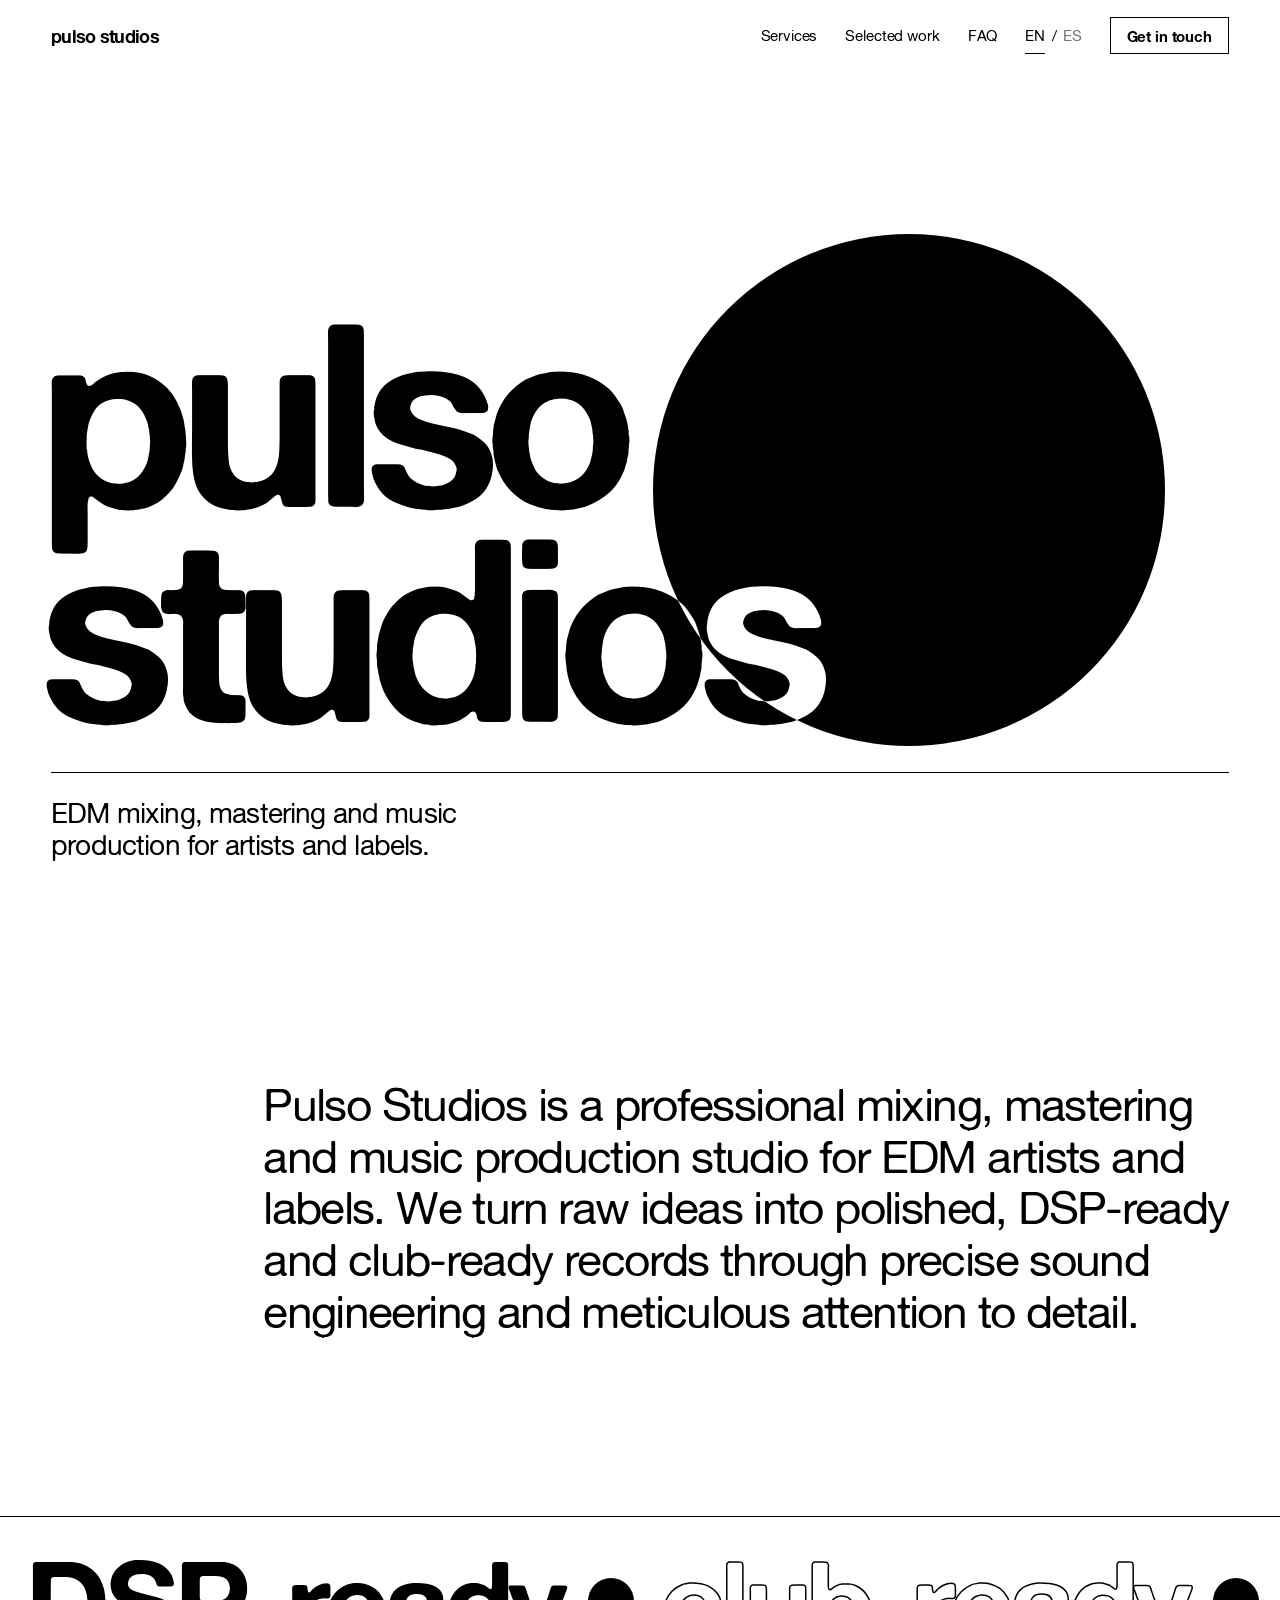
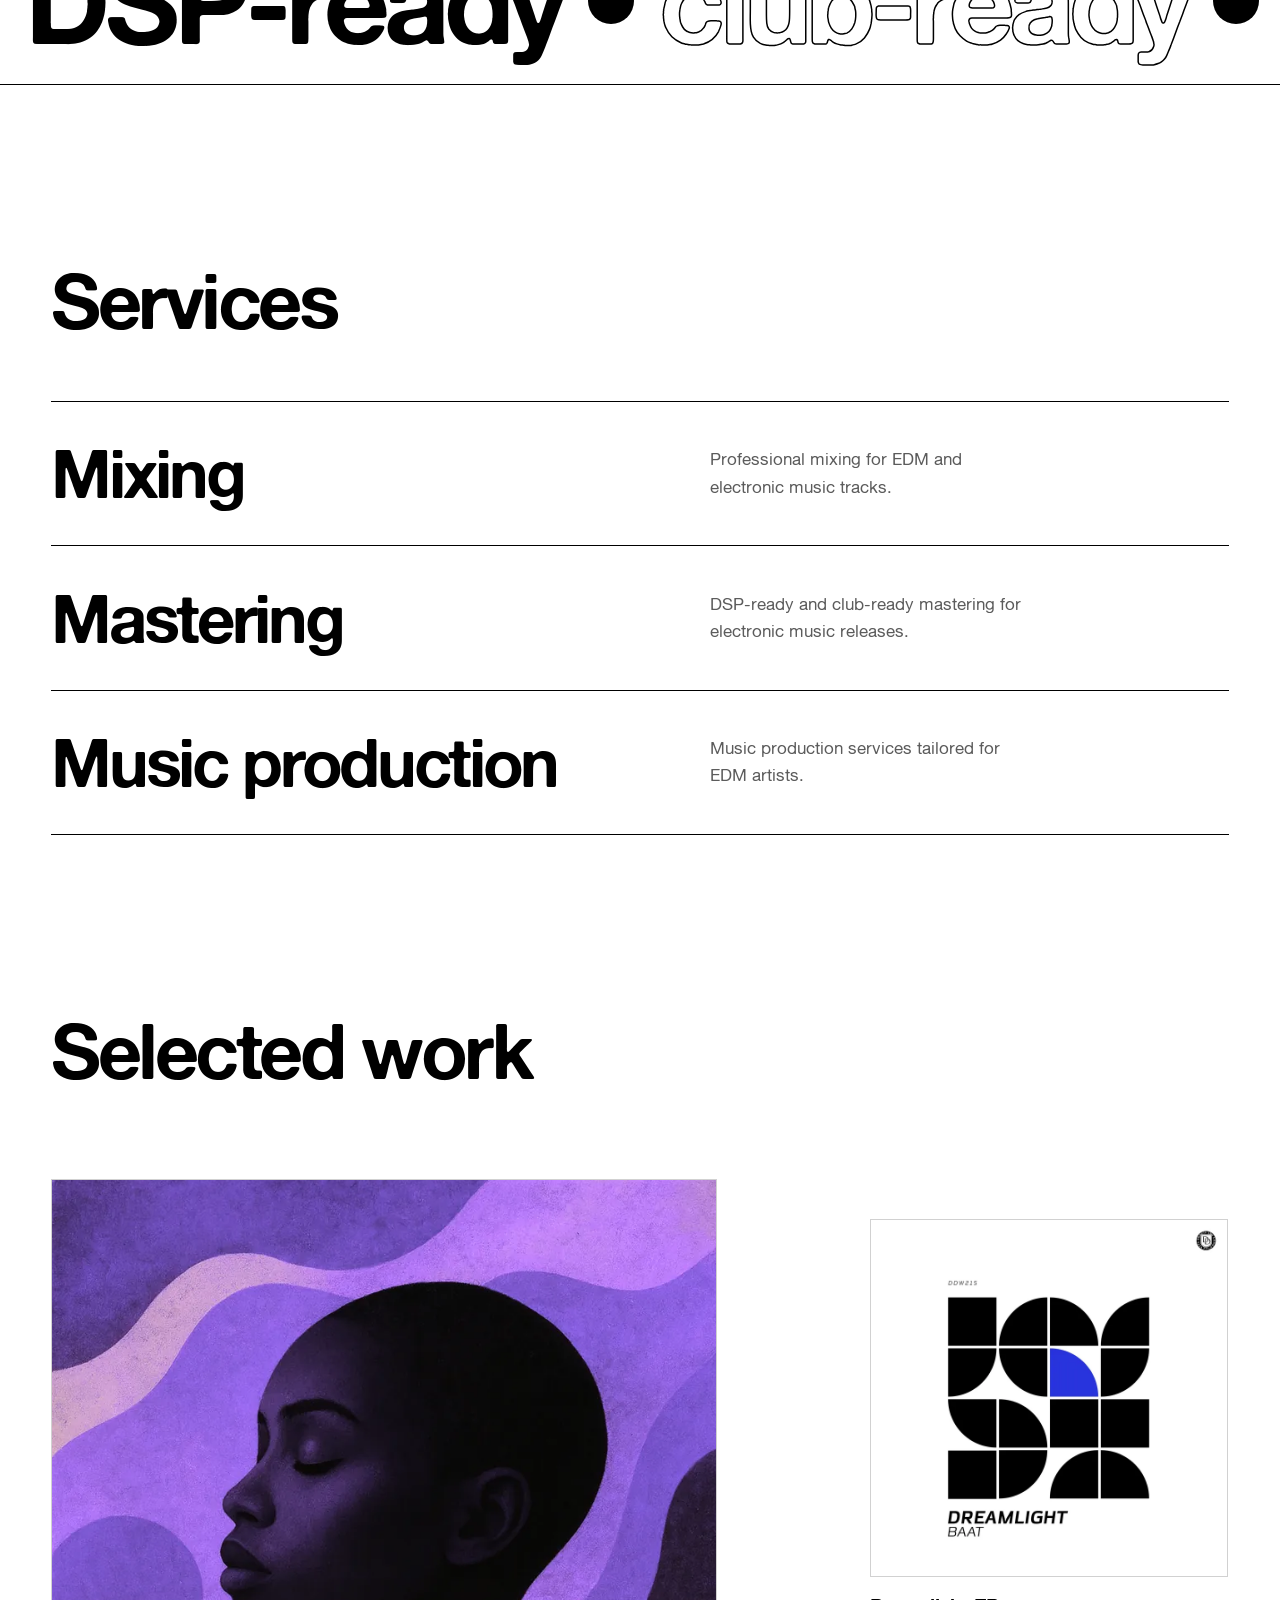
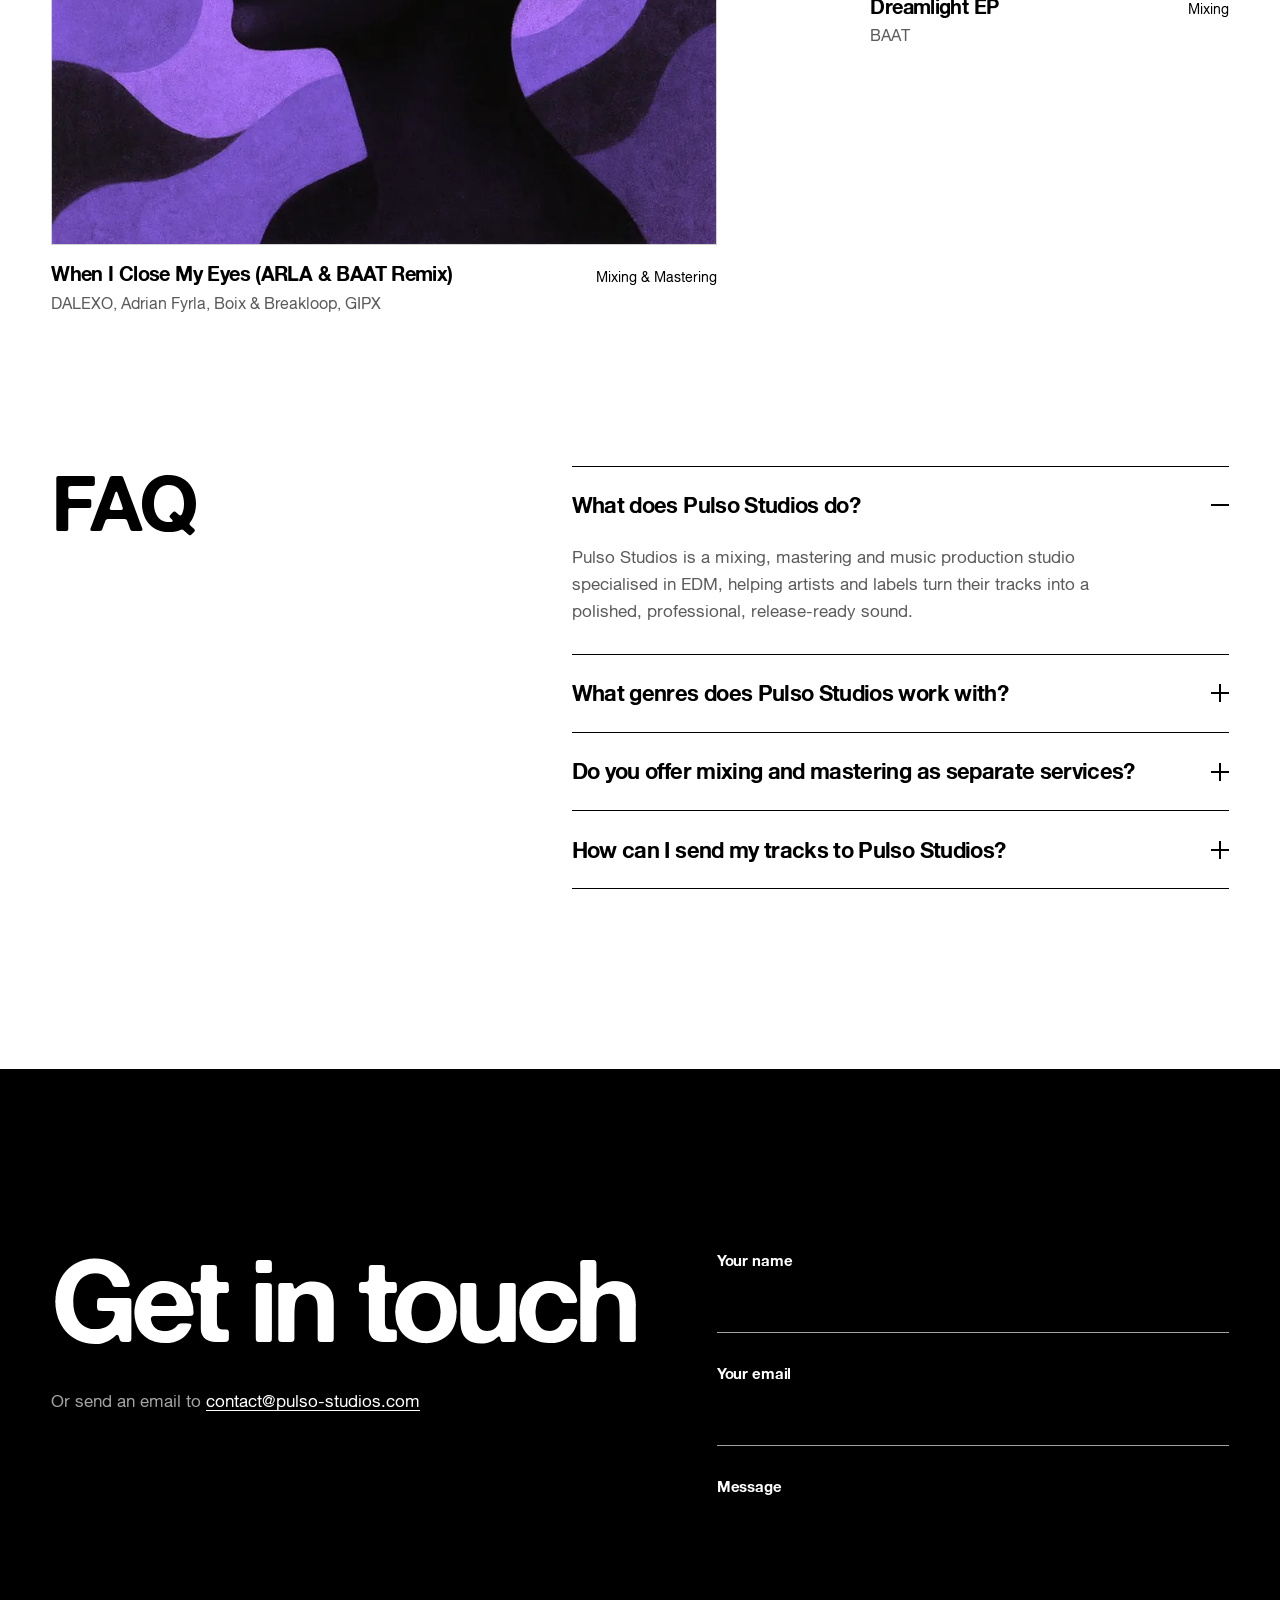
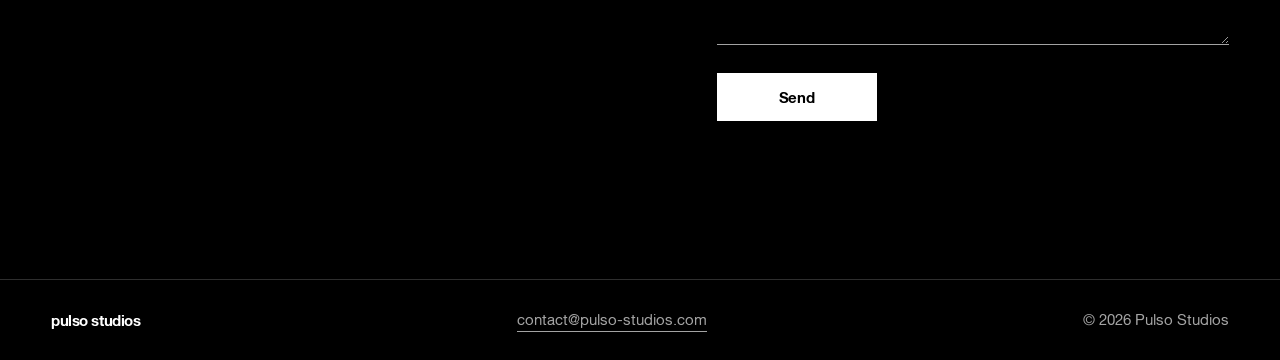
<file: index.html>
<!DOCTYPE html>
<html lang="en">
<head>
  <meta charset="UTF-8" />
  <meta name="viewport" content="width=device-width, initial-scale=1.0" />
  <title>Pulso Studios — EDM Mixing, Mastering &amp; Music Production Studio</title>
  <meta name="description" content="Pulso Studios is a professional mixing, mastering and music production studio for EDM artists and labels. DSP-ready, club-ready sound through precise engineering." />
  <meta name="author" content="Pulso Studios" />
  <meta name="robots" content="index, follow, max-image-preview:large, max-snippet:-1, max-video-preview:-1" />
  <link rel="canonical" href="https://pulso-studios.com/" />
  <link rel="alternate" hreflang="en" href="https://pulso-studios.com/" />
  <link rel="alternate" hreflang="es" href="https://pulso-studios.com/es/" />
  <link rel="alternate" hreflang="x-default" href="https://pulso-studios.com/" />

  <meta name="theme-color" content="#ffffff" media="(prefers-color-scheme: light)" />
  <meta name="theme-color" content="#000000" media="(prefers-color-scheme: dark)" />
  <link rel="icon" href="/favicon.ico" sizes="48x48" />
  <link rel="icon" type="image/png" sizes="192x192" href="/favicon-192.png" />
  <link rel="apple-touch-icon" href="/apple-touch-icon.png" />

  <!-- Open Graph -->
  <meta property="og:site_name" content="Pulso Studios" />
  <meta property="og:title" content="Pulso Studios — EDM Mixing, Mastering &amp; Music Production" />
  <meta property="og:description" content="Professional mixing, mastering and production for EDM artists and labels. Precise, DSP-ready sound engineering for electronic music." />
  <meta property="og:type" content="website" />
  <meta property="og:url" content="https://pulso-studios.com/" />
  <meta property="og:locale" content="en_US" />
  <meta property="og:locale:alternate" content="es_ES" />
  <meta property="og:image" content="https://pulso-studios.com/og-image.jpg" />
  <meta property="og:image:width" content="1200" />
  <meta property="og:image:height" content="630" />
  <meta property="og:image:alt" content="Pulso Studios. EDM mixing, mastering and music production" />

  <!-- Twitter Card -->
  <meta name="twitter:card" content="summary_large_image" />
  <meta name="twitter:title" content="Pulso Studios — EDM Mixing, Mastering &amp; Music Production" />
  <meta name="twitter:description" content="Professional mixing, mastering and production for EDM artists and labels. Precise, DSP-ready sound engineering for electronic music." />
  <meta name="twitter:image" content="https://pulso-studios.com/og-image.jpg" />

  <link rel="preload" href="/assets/fonts/AlteHaasGrotesk-Bold.woff2" as="font" type="font/woff2" crossorigin />
  <link rel="preload" href="/assets/fonts/AlteHaasGrotesk-Regular.woff2" as="font" type="font/woff2" crossorigin />
  <link rel="stylesheet" href="/assets/css/site.css?v=98eb5396" />
  <script>document.documentElement.classList.add('js');</script>

  <!-- Structured data: Organization, WebSite, WebPage, FAQPage -->
  <script type="application/ld+json">
{
  "@context": "https://schema.org",
  "@graph": [
    {
      "@type": "Organization",
      "@id": "https://pulso-studios.com/#organization",
      "name": "Pulso Studios",
      "url": "https://pulso-studios.com/",
      "logo": {
        "@type": "ImageObject",
        "url": "https://pulso-studios.com/assets/img/pulso-studios-logo-512.png",
        "width": 512,
        "height": 512
      },
      "image": "https://pulso-studios.com/og-image.jpg",
      "description": "Pulso Studios is a professional mixing, mastering and music production studio for EDM artists and labels.",
      "email": "contact@pulso-studios.com",
      "areaServed": "Worldwide",
      "knowsAbout": [
        "EDM mixing",
        "Mastering",
        "Music production",
        "Electronic music"
      ],
      "knowsLanguage": [
        "en",
        "es"
      ],
      "contactPoint": {
        "@type": "ContactPoint",
        "contactType": "customer service",
        "email": "contact@pulso-studios.com",
        "availableLanguage": [
          "English",
          "Spanish"
        ]
      },
      "makesOffer": [
        {
          "@type": "Offer",
          "itemOffered": {
            "@type": "Service",
            "name": "Mixing",
            "description": "Professional mixing for EDM and electronic music tracks.",
            "provider": {
              "@id": "https://pulso-studios.com/#organization"
            },
            "areaServed": "Worldwide"
          }
        },
        {
          "@type": "Offer",
          "itemOffered": {
            "@type": "Service",
            "name": "Mastering",
            "description": "DSP-ready and club-ready mastering for electronic music releases.",
            "provider": {
              "@id": "https://pulso-studios.com/#organization"
            },
            "areaServed": "Worldwide"
          }
        },
        {
          "@type": "Offer",
          "itemOffered": {
            "@type": "Service",
            "name": "Music production",
            "description": "Music production services tailored for EDM artists.",
            "provider": {
              "@id": "https://pulso-studios.com/#organization"
            },
            "areaServed": "Worldwide"
          }
        }
      ]
    },
    {
      "@type": "WebSite",
      "@id": "https://pulso-studios.com/#website",
      "url": "https://pulso-studios.com/",
      "name": "Pulso Studios",
      "publisher": {
        "@id": "https://pulso-studios.com/#organization"
      },
      "inLanguage": [
        "en",
        "es"
      ]
    },
    {
      "@type": "WebPage",
      "@id": "https://pulso-studios.com/#webpage",
      "url": "https://pulso-studios.com/",
      "name": "Pulso Studios — EDM Mixing, Mastering & Music Production Studio",
      "description": "Pulso Studios is a professional mixing, mastering and music production studio for EDM artists and labels. DSP-ready, club-ready sound through precise engineering.",
      "isPartOf": {
        "@id": "https://pulso-studios.com/#website"
      },
      "about": {
        "@id": "https://pulso-studios.com/#organization"
      },
      "inLanguage": "en",
      "primaryImageOfPage": "https://pulso-studios.com/og-image.jpg"
    },
    {
      "@type": "FAQPage",
      "@id": "https://pulso-studios.com/#faq",
      "inLanguage": "en",
      "mainEntity": [
        {
          "@type": "Question",
          "name": "What does Pulso Studios do?",
          "acceptedAnswer": {
            "@type": "Answer",
            "text": "Pulso Studios is a mixing, mastering and music production studio specialised in EDM, helping artists and labels turn their tracks into a polished, professional, release-ready sound."
          }
        },
        {
          "@type": "Question",
          "name": "What genres does Pulso Studios work with?",
          "acceptedAnswer": {
            "@type": "Answer",
            "text": "Pulso Studios primarily works with EDM and related electronic music genres, mixing and mastering tracks for producers, artists and labels."
          }
        },
        {
          "@type": "Question",
          "name": "Do you offer mixing and mastering as separate services?",
          "acceptedAnswer": {
            "@type": "Answer",
            "text": "Yes. Pulso Studios offers mixing and mastering as standalone services or combined together, depending on what the track needs."
          }
        },
        {
          "@type": "Question",
          "name": "How can I send my tracks to Pulso Studios?",
          "acceptedAnswer": {
            "@type": "Answer",
            "text": "You can get in touch through the contact form on this page or email contact@pulso-studios.com with details about your project."
          }
        }
      ]
    }
  ]
}
  </script>
</head>
<body>

  <a class="skip-link" href="#about">Skip to content</a>

  <header>
    <nav class="nav" aria-label="Main">
      <a class="nav-brand" href="#hero">pulso studios</a>
      <ul class="nav-links">
        <li class="nav-section"><a href="#services">Services</a></li>
        <li class="nav-section"><a href="#work">Selected work</a></li>
        <li class="nav-section"><a href="#faq">FAQ</a></li>
        <li class="nav-lang" aria-label="Language">
          <a href="/" lang="en" hreflang="en" aria-current="true">EN</a><span aria-hidden="true">/</span><a href="/es/" lang="es" hreflang="es">ES</a>
        </li>
        <li><a class="nav-cta" href="#contact">Get in touch</a></li>
      </ul>
    </nav>
  </header>

  <main>

    <!-- HERO -->
    <section id="hero" aria-label="Pulso Studios">
      <div class="hero-mark">
        <div class="pulse" aria-hidden="true"><div class="pulse-scroll"><div class="pulse-ring"></div><div class="pulse-dot"></div></div></div>
        <div class="wordmark" role="img" aria-label="Pulso Studios">
          <span class="wordmark-line" aria-hidden="true"><span style="--i:0">p</span><span style="--i:1">u</span><span style="--i:2">l</span><span style="--i:3">s</span><span style="--i:4">o</span></span>
          <span class="wordmark-line" aria-hidden="true"><span style="--i:4">s</span><span style="--i:5">t</span><span style="--i:6">u</span><span style="--i:7">d</span><span style="--i:8">i</span><span style="--i:9">o</span><span style="--i:10">s</span></span>
        </div>
      </div>
      <div class="hero-row">
        <h1 class="hero-sub">EDM mixing, mastering and music production for artists and labels.</h1>
      </div>
    </section>

    <!-- ABOUT -->
    <section id="about" aria-label="Pulso Studios">
      <div class="wrap">
        <p class="about-text">Pulso Studios is a professional mixing, mastering and music production studio for EDM artists and labels. We turn raw ideas into polished, DSP-ready and club-ready records through precise sound engineering and meticulous attention to detail.</p>
      </div>
    </section>

    <div class="marquee" aria-hidden="true">
      <div class="marquee-track">
        <div class="marquee-group"><span>DSP-ready</span><i></i><span class="outline">club-ready</span><i></i><span>DSP-ready</span><i></i><span class="outline">club-ready</span><i></i></div>
        <div class="marquee-group"><span>DSP-ready</span><i></i><span class="outline">club-ready</span><i></i><span>DSP-ready</span><i></i><span class="outline">club-ready</span><i></i></div>
      </div>
    </div>

    <!-- SERVICES -->
    <section id="services" aria-labelledby="services-h">
      <div class="wrap">
        <h2 class="h2" id="services-h" data-reveal>Services</h2>
        <ul class="services-list">
        <li>
          <a class="service" href="#contact" data-reveal style="--d:0">
            <h3 class="service-name">Mixing</h3>
            <p class="service-desc">Professional mixing for EDM and electronic music tracks.</p>
            <span class="service-go" aria-hidden="true">Get in touch</span>
          </a>
        </li>
        <li>
          <a class="service" href="#contact" data-reveal style="--d:1">
            <h3 class="service-name">Mastering</h3>
            <p class="service-desc">DSP-ready and club-ready mastering for electronic music releases.</p>
            <span class="service-go" aria-hidden="true">Get in touch</span>
          </a>
        </li>
        <li>
          <a class="service" href="#contact" data-reveal style="--d:2">
            <h3 class="service-name">Music production</h3>
            <p class="service-desc">Music production services tailored for EDM artists.</p>
            <span class="service-go" aria-hidden="true">Get in touch</span>
          </a>
        </li>
        </ul>
      </div>
    </section>

    <!-- WORK -->
    <section id="work" aria-labelledby="work-h">
      <div class="wrap">
        <h2 class="h2" id="work-h" data-reveal>Selected work</h2>
        <div class="projects">

          <article class="project" data-wipe>
            <div class="project-media">
              <div class="project-media-inner">
                <picture>
                  <source type="image/webp" srcset="/assets/img/when-i-close-my-eyes-arla-baat-remix-800.webp 800w, /assets/img/when-i-close-my-eyes-arla-baat-remix-1400.webp 1400w" sizes="(max-width: 767px) 92vw, 56vw" />
                  <img class="project-img" src="/assets/img/when-i-close-my-eyes-arla-baat-remix-1400.jpg" alt="Cover artwork of When I Close My Eyes (ARLA &amp; BAAT Remix)" width="1400" height="1400" loading="lazy" decoding="async" />
                </picture>
              </div>
            </div>
            <div class="project-info" data-reveal>
              <h3 class="project-title">When I Close My Eyes (ARLA &amp; BAAT Remix)</h3>
              <p class="project-artist">DALEXO, Adrian Fyrla, Boix &amp; Breakloop, GIPX</p>
              <p class="project-service">Mixing &amp; Mastering</p>
            </div>
          </article>

          <article class="project" data-wipe>
            <div class="project-media">
              <div class="project-media-inner">
                <picture>
                  <source type="image/webp" srcset="/assets/img/dreamlight-ep-baat-800.webp 800w, /assets/img/dreamlight-ep-baat-1400.webp 1400w" sizes="(max-width: 767px) 92vw, 32vw" />
                  <img class="project-img" src="/assets/img/dreamlight-ep-baat-1400.jpg" alt="Cover artwork of the Dreamlight EP by BAAT" width="1400" height="1400" loading="lazy" decoding="async" />
                </picture>
              </div>
            </div>
            <div class="project-info" data-reveal>
              <h3 class="project-title">Dreamlight EP</h3>
              <p class="project-artist">BAAT</p>
              <p class="project-service">Mixing</p>
            </div>
          </article>

        </div>
      </div>
    </section>

    <!-- FAQ -->
    <section id="faq" aria-labelledby="faq-h">
      <div class="wrap faq-grid">
        <h2 class="h2" id="faq-h" data-reveal>FAQ</h2>
        <div class="faq-list">
          <div class="faq-item" data-reveal style="--d:0">
            <h3 class="faq-question">
              <button type="button" class="faq-trigger" id="faq-q1" aria-controls="faq-a1" aria-expanded="true">
                <span>What does Pulso Studios do?</span><span class="faq-icon" aria-hidden="true"></span>
              </button>
            </h3>
            <div class="faq-panel is-open" id="faq-a1" role="region" aria-labelledby="faq-q1">
              <div class="faq-panel-inner"><p class="faq-answer">Pulso Studios is a mixing, mastering and music production studio specialised in EDM, helping artists and labels turn their tracks into a polished, professional, release-ready sound.</p></div>
            </div>
          </div>
          <div class="faq-item" data-reveal style="--d:1">
            <h3 class="faq-question">
              <button type="button" class="faq-trigger" id="faq-q2" aria-controls="faq-a2" aria-expanded="true">
                <span>What genres does Pulso Studios work with?</span><span class="faq-icon" aria-hidden="true"></span>
              </button>
            </h3>
            <div class="faq-panel is-open" id="faq-a2" role="region" aria-labelledby="faq-q2">
              <div class="faq-panel-inner"><p class="faq-answer">Pulso Studios primarily works with EDM and related electronic music genres, mixing and mastering tracks for producers, artists and labels.</p></div>
            </div>
          </div>
          <div class="faq-item" data-reveal style="--d:2">
            <h3 class="faq-question">
              <button type="button" class="faq-trigger" id="faq-q3" aria-controls="faq-a3" aria-expanded="true">
                <span>Do you offer mixing and mastering as separate services?</span><span class="faq-icon" aria-hidden="true"></span>
              </button>
            </h3>
            <div class="faq-panel is-open" id="faq-a3" role="region" aria-labelledby="faq-q3">
              <div class="faq-panel-inner"><p class="faq-answer">Yes. Pulso Studios offers mixing and mastering as standalone services or combined together, depending on what the track needs.</p></div>
            </div>
          </div>
          <div class="faq-item" data-reveal style="--d:3">
            <h3 class="faq-question">
              <button type="button" class="faq-trigger" id="faq-q4" aria-controls="faq-a4" aria-expanded="true">
                <span>How can I send my tracks to Pulso Studios?</span><span class="faq-icon" aria-hidden="true"></span>
              </button>
            </h3>
            <div class="faq-panel is-open" id="faq-a4" role="region" aria-labelledby="faq-q4">
              <div class="faq-panel-inner"><p class="faq-answer">You can get in touch through the contact form on this page or email contact@pulso-studios.com with details about your project.</p></div>
            </div>
          </div>
        </div>
      </div>
    </section>

    <!-- CONTACT -->
    <section id="contact" class="invert" aria-labelledby="contact-h">
      <div class="wrap">
        <div class="contact-grid">
          <div>
            <h2 class="h2 contact-heading" id="contact-h" data-reveal>Get in touch</h2>
            <p class="contact-alt" data-reveal style="--d:1">Or send an email to <a class="link" href="mailto:contact@pulso-studios.com">contact@pulso-studios.com</a></p>
          </div>
          <form class="contact-form" id="contactForm" data-reveal style="--d:2" data-subject="New message from" data-opening="Opening your mail client...">
            <div class="field">
              <label for="f-name">Your name</label>
              <input type="text" class="contact-field" id="f-name" name="name" required autocomplete="name" />
            </div>
            <div class="field">
              <label for="f-email">Your email</label>
              <input type="email" class="contact-field" id="f-email" name="email" required autocomplete="email" />
            </div>
            <div class="field">
              <label for="f-message">Message</label>
              <textarea class="contact-field" id="f-message" name="message" rows="4"></textarea>
            </div>
            <button type="submit" class="btn btn--solid contact-submit">Send</button>
            <p class="contact-status" id="contactStatus" role="status" aria-live="polite"></p>
          </form>
        </div>
      </div>
    </section>

  </main>

  <footer class="invert">
    <div class="wrap footer-inner">
      <span class="footer-brand">pulso studios</span>
      <a class="link" href="mailto:contact@pulso-studios.com">contact@pulso-studios.com</a>
      <span>&copy; <span id="year">2026</span> Pulso Studios</span>
    </div>
  </footer>

  <script src="/assets/js/site.js?v=f36ee759" defer></script>
</body>
</html>
</file>
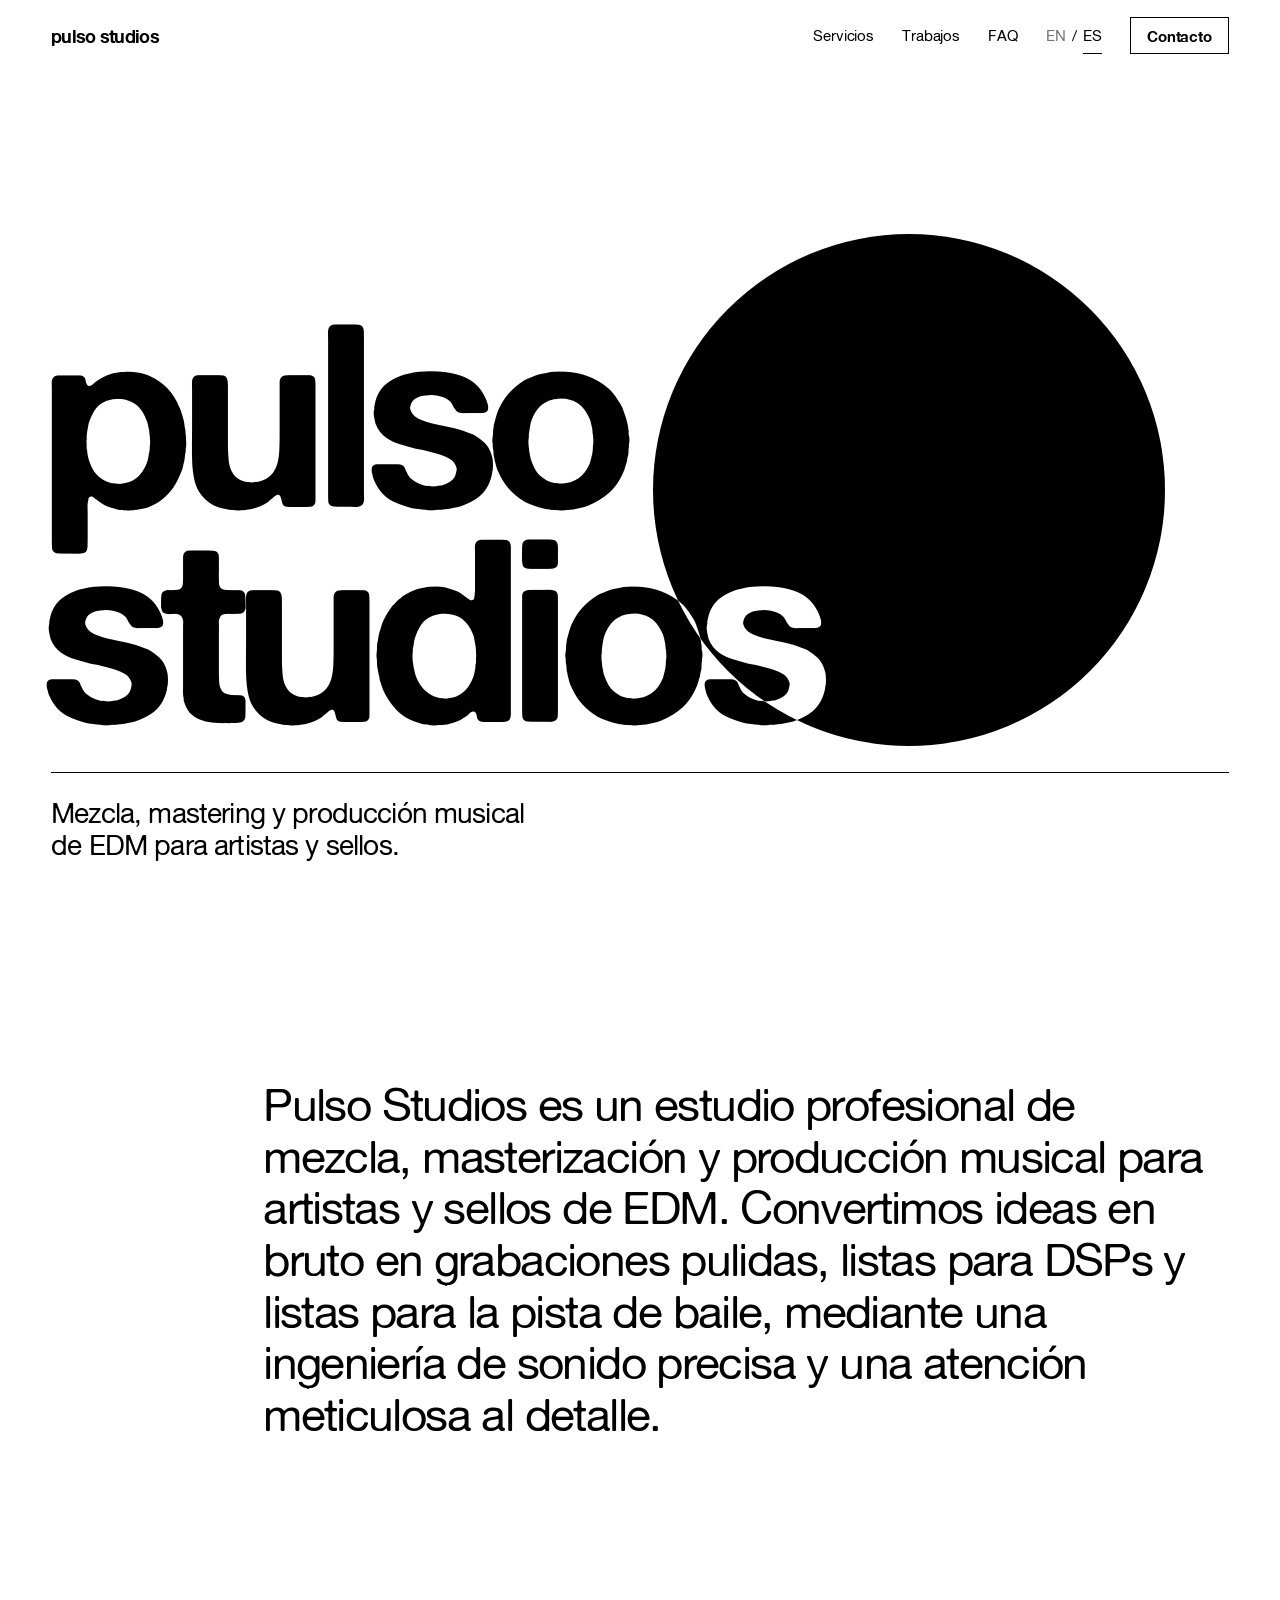
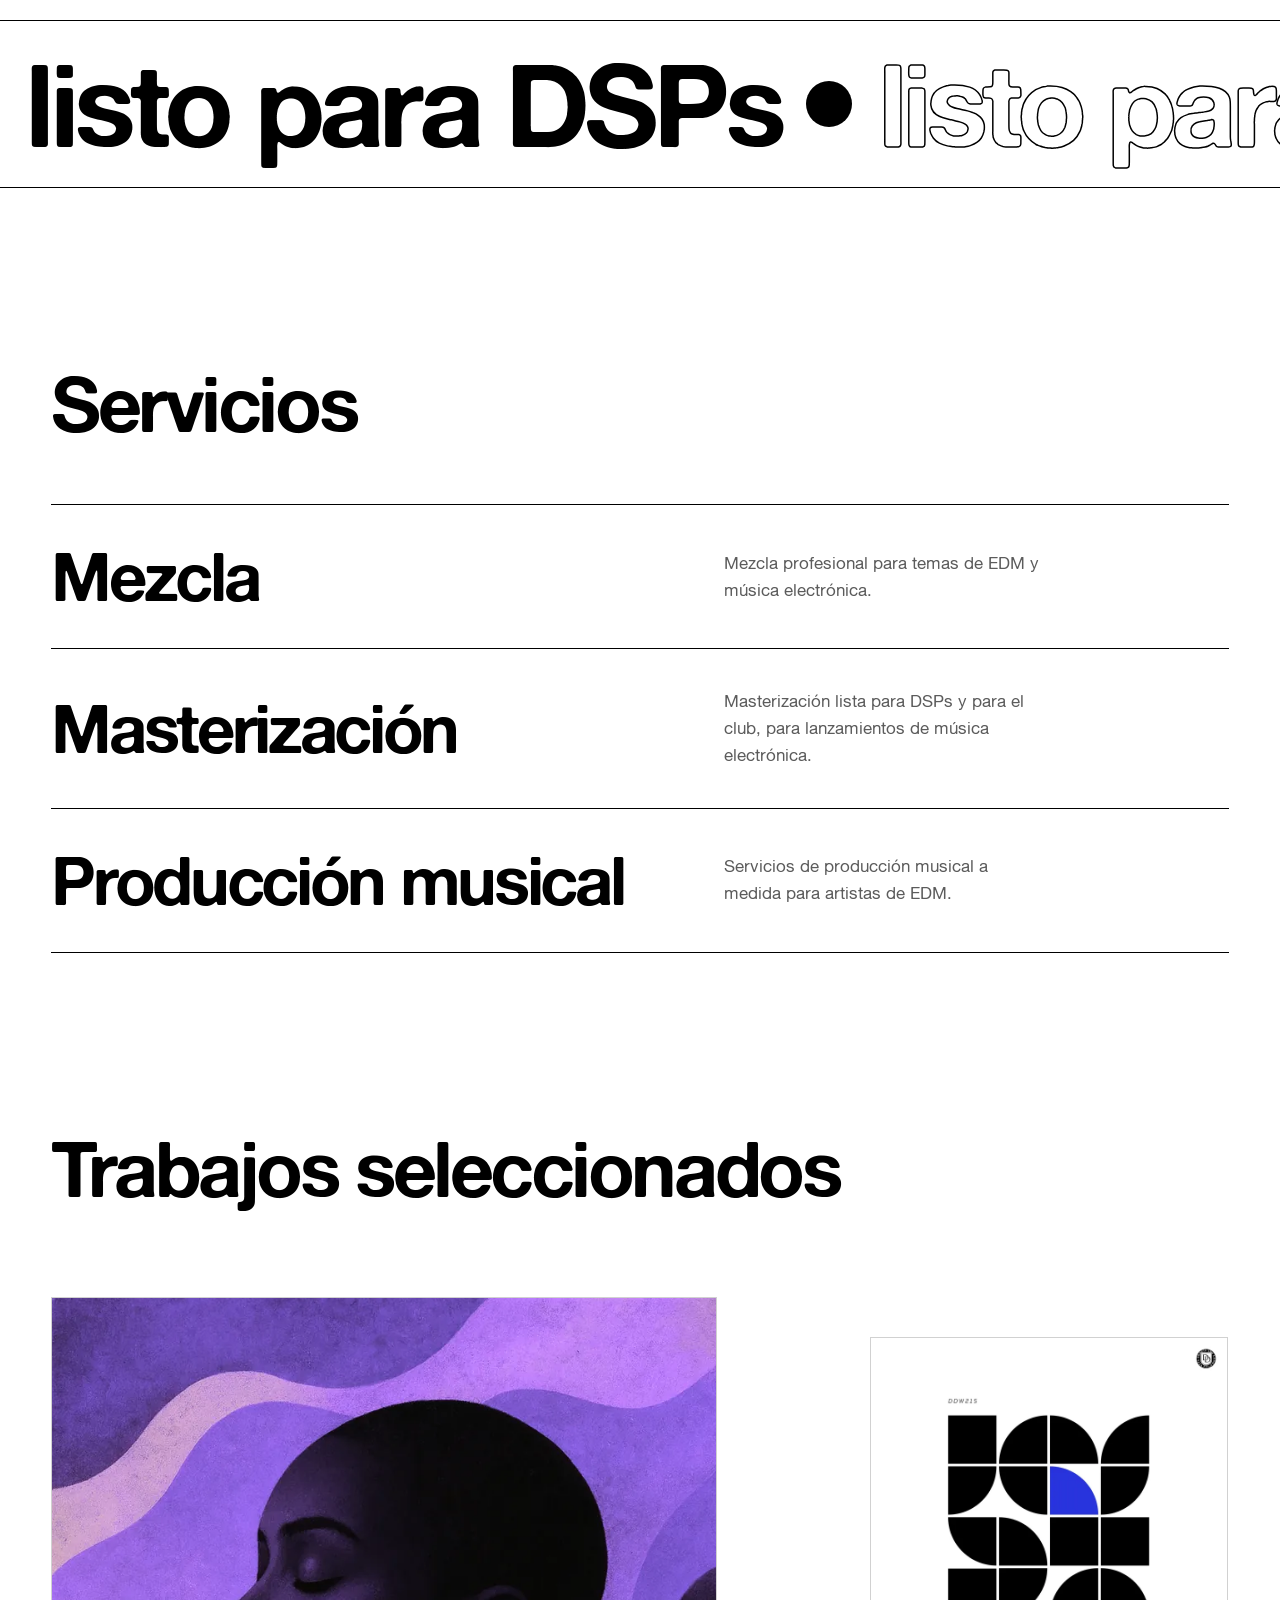
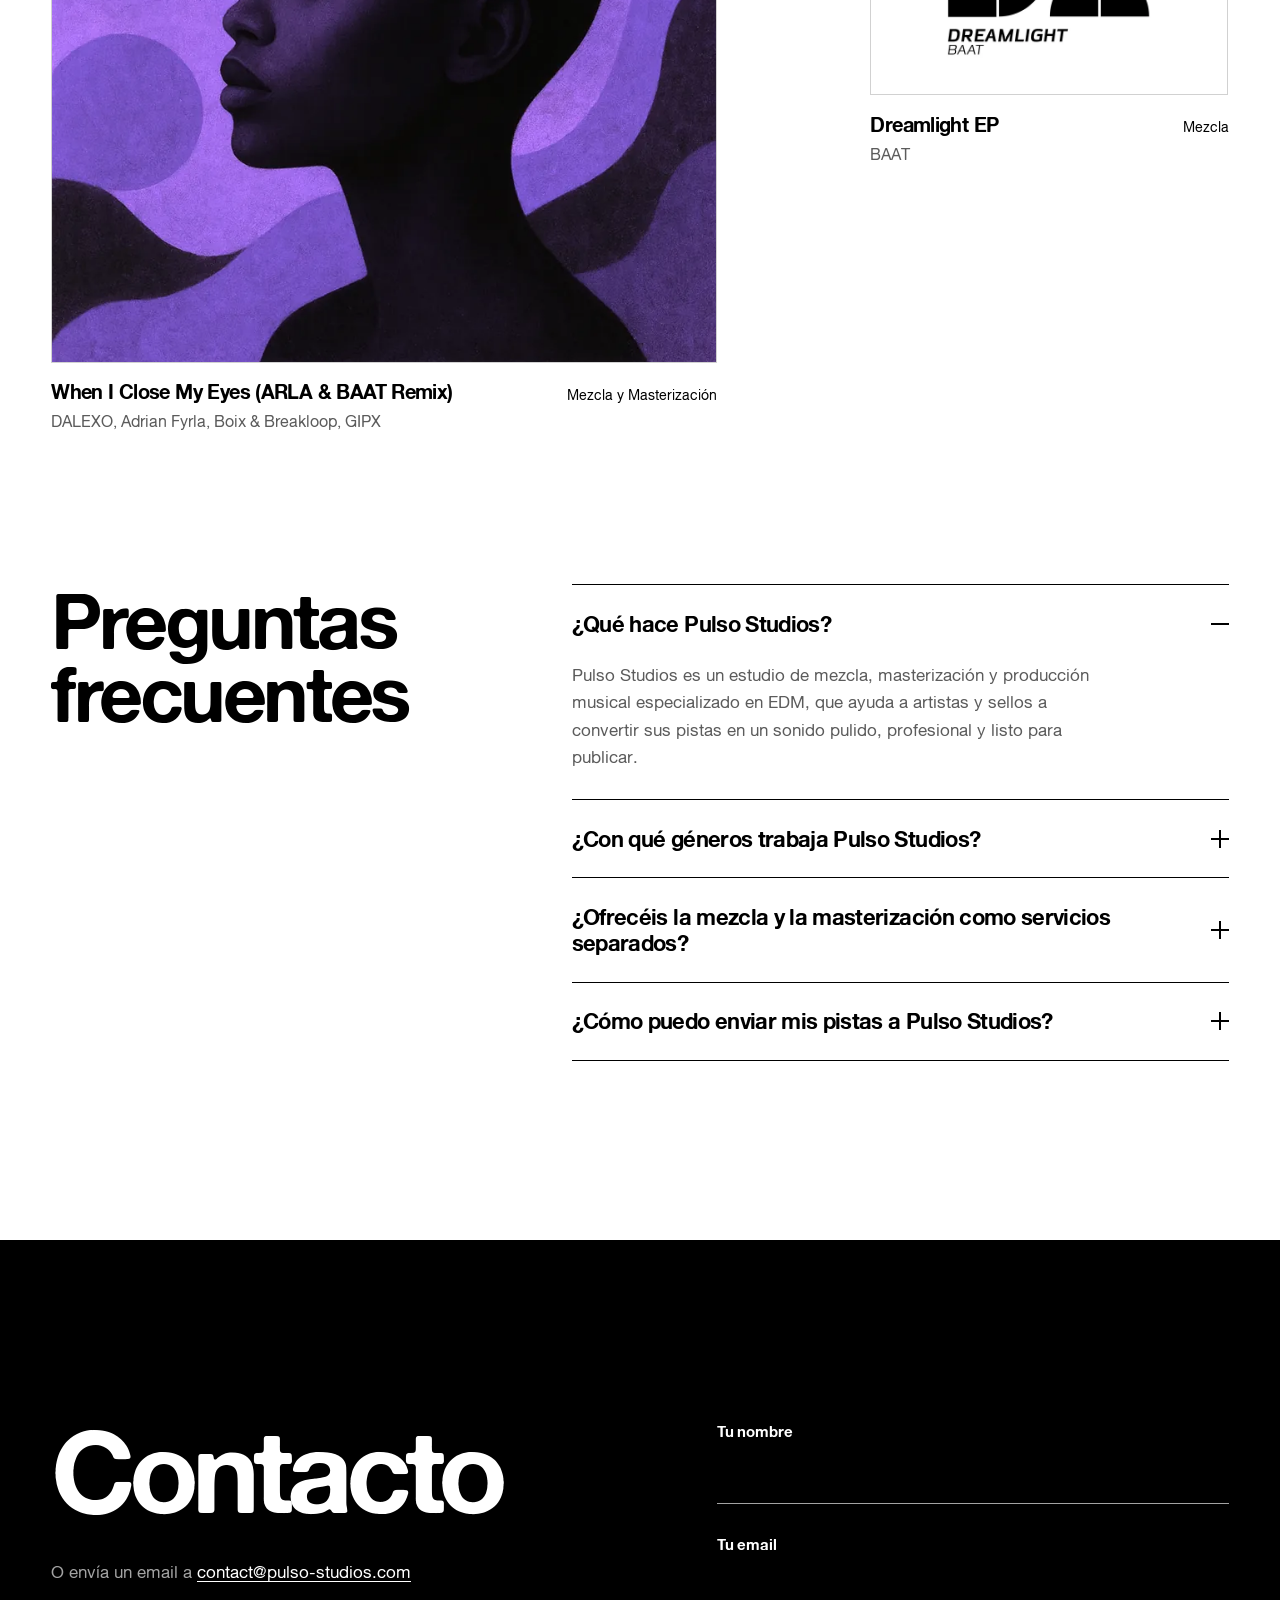
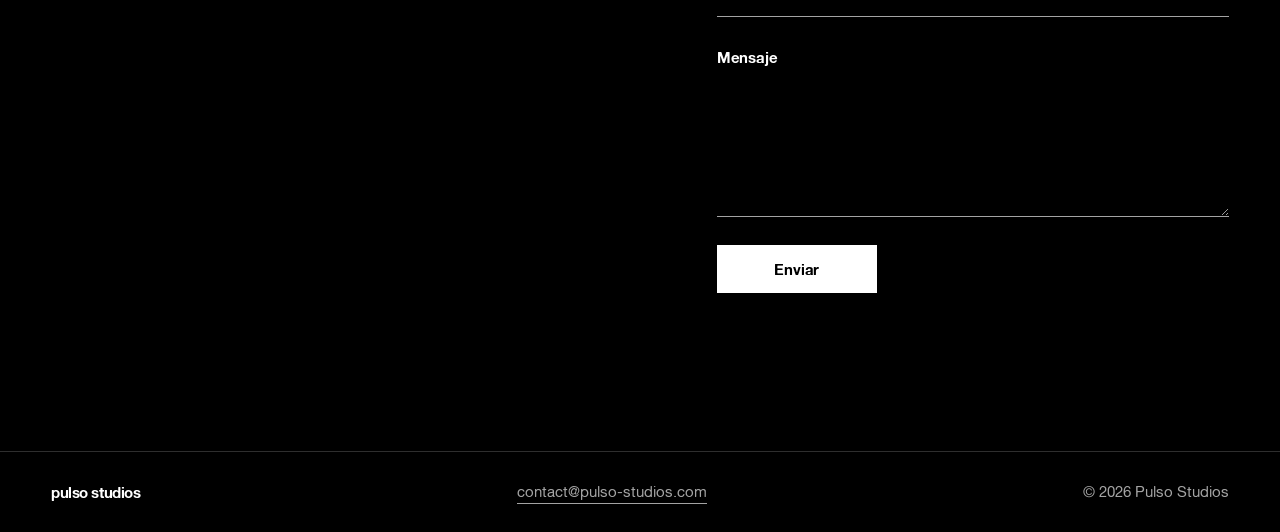
<file: es/index.html>
<!DOCTYPE html>
<html lang="es">
<head>
  <meta charset="UTF-8" />
  <meta name="viewport" content="width=device-width, initial-scale=1.0" />
  <title>Pulso Studios — Estudio de mezcla, mastering y producción de EDM</title>
  <meta name="description" content="Pulso Studios es un estudio profesional de mezcla, masterización y producción musical para artistas y sellos de EDM. Sonido listo para DSPs y para el club." />
  <meta name="author" content="Pulso Studios" />
  <meta name="robots" content="index, follow, max-image-preview:large, max-snippet:-1, max-video-preview:-1" />
  <link rel="canonical" href="https://pulso-studios.com/es/" />
  <link rel="alternate" hreflang="en" href="https://pulso-studios.com/" />
  <link rel="alternate" hreflang="es" href="https://pulso-studios.com/es/" />
  <link rel="alternate" hreflang="x-default" href="https://pulso-studios.com/" />

  <meta name="theme-color" content="#ffffff" media="(prefers-color-scheme: light)" />
  <meta name="theme-color" content="#000000" media="(prefers-color-scheme: dark)" />
  <link rel="icon" href="/favicon.ico" sizes="48x48" />
  <link rel="icon" type="image/png" sizes="192x192" href="/favicon-192.png" />
  <link rel="apple-touch-icon" href="/apple-touch-icon.png" />

  <!-- Open Graph -->
  <meta property="og:site_name" content="Pulso Studios" />
  <meta property="og:title" content="Pulso Studios — Mezcla, mastering y producción de EDM" />
  <meta property="og:description" content="Mezcla, masterización y producción profesional para artistas y sellos de EDM. Ingeniería de sonido precisa para música electrónica." />
  <meta property="og:type" content="website" />
  <meta property="og:url" content="https://pulso-studios.com/es/" />
  <meta property="og:locale" content="es_ES" />
  <meta property="og:locale:alternate" content="en_US" />
  <meta property="og:image" content="https://pulso-studios.com/og-image.jpg" />
  <meta property="og:image:width" content="1200" />
  <meta property="og:image:height" content="630" />
  <meta property="og:image:alt" content="Pulso Studios. Mezcla, mastering y producción musical de EDM" />

  <!-- Twitter Card -->
  <meta name="twitter:card" content="summary_large_image" />
  <meta name="twitter:title" content="Pulso Studios — Mezcla, mastering y producción de EDM" />
  <meta name="twitter:description" content="Mezcla, masterización y producción profesional para artistas y sellos de EDM. Ingeniería de sonido precisa para música electrónica." />
  <meta name="twitter:image" content="https://pulso-studios.com/og-image.jpg" />

  <link rel="preload" href="/assets/fonts/AlteHaasGrotesk-Bold.woff2" as="font" type="font/woff2" crossorigin />
  <link rel="preload" href="/assets/fonts/AlteHaasGrotesk-Regular.woff2" as="font" type="font/woff2" crossorigin />
  <link rel="stylesheet" href="/assets/css/site.css?v=98eb5396" />
  <script>document.documentElement.classList.add('js');</script>

  <!-- Structured data: Organization, WebSite, WebPage, FAQPage -->
  <script type="application/ld+json">
{
  "@context": "https://schema.org",
  "@graph": [
    {
      "@type": "Organization",
      "@id": "https://pulso-studios.com/#organization",
      "name": "Pulso Studios",
      "url": "https://pulso-studios.com/",
      "logo": {
        "@type": "ImageObject",
        "url": "https://pulso-studios.com/assets/img/pulso-studios-logo-512.png",
        "width": 512,
        "height": 512
      },
      "image": "https://pulso-studios.com/og-image.jpg",
      "description": "Pulso Studios es un estudio profesional de mezcla, masterización y producción musical para artistas y sellos de EDM.",
      "email": "contact@pulso-studios.com",
      "areaServed": "Worldwide",
      "knowsAbout": [
        "Mezcla de EDM",
        "Masterización",
        "Producción musical",
        "Música electrónica"
      ],
      "knowsLanguage": [
        "en",
        "es"
      ],
      "contactPoint": {
        "@type": "ContactPoint",
        "contactType": "customer service",
        "email": "contact@pulso-studios.com",
        "availableLanguage": [
          "English",
          "Spanish"
        ]
      },
      "makesOffer": [
        {
          "@type": "Offer",
          "itemOffered": {
            "@type": "Service",
            "name": "Mezcla",
            "description": "Mezcla profesional para temas de EDM y música electrónica.",
            "provider": {
              "@id": "https://pulso-studios.com/#organization"
            },
            "areaServed": "Worldwide"
          }
        },
        {
          "@type": "Offer",
          "itemOffered": {
            "@type": "Service",
            "name": "Masterización",
            "description": "Masterización lista para DSPs y para el club, para lanzamientos de música electrónica.",
            "provider": {
              "@id": "https://pulso-studios.com/#organization"
            },
            "areaServed": "Worldwide"
          }
        },
        {
          "@type": "Offer",
          "itemOffered": {
            "@type": "Service",
            "name": "Producción musical",
            "description": "Servicios de producción musical a medida para artistas de EDM.",
            "provider": {
              "@id": "https://pulso-studios.com/#organization"
            },
            "areaServed": "Worldwide"
          }
        }
      ]
    },
    {
      "@type": "WebSite",
      "@id": "https://pulso-studios.com/#website",
      "url": "https://pulso-studios.com/",
      "name": "Pulso Studios",
      "publisher": {
        "@id": "https://pulso-studios.com/#organization"
      },
      "inLanguage": [
        "en",
        "es"
      ]
    },
    {
      "@type": "WebPage",
      "@id": "https://pulso-studios.com/es/#webpage",
      "url": "https://pulso-studios.com/es/",
      "name": "Pulso Studios — Estudio de mezcla, mastering y producción de EDM",
      "description": "Pulso Studios es un estudio profesional de mezcla, masterización y producción musical para artistas y sellos de EDM. Sonido listo para DSPs y para el club.",
      "isPartOf": {
        "@id": "https://pulso-studios.com/#website"
      },
      "about": {
        "@id": "https://pulso-studios.com/#organization"
      },
      "inLanguage": "es",
      "primaryImageOfPage": "https://pulso-studios.com/og-image.jpg"
    },
    {
      "@type": "FAQPage",
      "@id": "https://pulso-studios.com/es/#faq",
      "inLanguage": "es",
      "mainEntity": [
        {
          "@type": "Question",
          "name": "¿Qué hace Pulso Studios?",
          "acceptedAnswer": {
            "@type": "Answer",
            "text": "Pulso Studios es un estudio de mezcla, masterización y producción musical especializado en EDM, que ayuda a artistas y sellos a convertir sus pistas en un sonido pulido, profesional y listo para publicar."
          }
        },
        {
          "@type": "Question",
          "name": "¿Con qué géneros trabaja Pulso Studios?",
          "acceptedAnswer": {
            "@type": "Answer",
            "text": "Pulso Studios trabaja principalmente con EDM y géneros de música electrónica relacionados, mezclando y masterizando pistas para productores, artistas y sellos."
          }
        },
        {
          "@type": "Question",
          "name": "¿Ofrecéis la mezcla y la masterización como servicios separados?",
          "acceptedAnswer": {
            "@type": "Answer",
            "text": "Sí. Pulso Studios ofrece la mezcla y la masterización como servicios independientes o combinados, según lo que necesite la pista."
          }
        },
        {
          "@type": "Question",
          "name": "¿Cómo puedo enviar mis pistas a Pulso Studios?",
          "acceptedAnswer": {
            "@type": "Answer",
            "text": "Puedes ponerte en contacto a través del formulario de esta página o escribir a contact@pulso-studios.com con los detalles de tu proyecto."
          }
        }
      ]
    }
  ]
}
  </script>
</head>
<body>

  <a class="skip-link" href="#about">Saltar al contenido</a>

  <header>
    <nav class="nav" aria-label="Principal">
      <a class="nav-brand" href="#hero">pulso studios</a>
      <ul class="nav-links">
        <li class="nav-section"><a href="#services">Servicios</a></li>
        <li class="nav-section"><a href="#work">Trabajos</a></li>
        <li class="nav-section"><a href="#faq">FAQ</a></li>
        <li class="nav-lang" aria-label="Idioma">
          <a href="/" lang="en" hreflang="en">EN</a><span aria-hidden="true">/</span><a href="/es/" lang="es" hreflang="es" aria-current="true">ES</a>
        </li>
        <li><a class="nav-cta" href="#contact">Contacto</a></li>
      </ul>
    </nav>
  </header>

  <main>

    <!-- HERO -->
    <section id="hero" aria-label="Pulso Studios">
      <div class="hero-mark">
        <div class="pulse" aria-hidden="true"><div class="pulse-scroll"><div class="pulse-ring"></div><div class="pulse-dot"></div></div></div>
        <div class="wordmark" role="img" aria-label="Pulso Studios">
          <span class="wordmark-line" aria-hidden="true"><span style="--i:0">p</span><span style="--i:1">u</span><span style="--i:2">l</span><span style="--i:3">s</span><span style="--i:4">o</span></span>
          <span class="wordmark-line" aria-hidden="true"><span style="--i:4">s</span><span style="--i:5">t</span><span style="--i:6">u</span><span style="--i:7">d</span><span style="--i:8">i</span><span style="--i:9">o</span><span style="--i:10">s</span></span>
        </div>
      </div>
      <div class="hero-row">
        <h1 class="hero-sub">Mezcla, mastering y producción musical de EDM para artistas y sellos.</h1>
      </div>
    </section>

    <!-- ABOUT -->
    <section id="about" aria-label="Pulso Studios">
      <div class="wrap">
        <p class="about-text">Pulso Studios es un estudio profesional de mezcla, masterización y producción musical para artistas y sellos de EDM. Convertimos ideas en bruto en grabaciones pulidas, listas para DSPs y listas para la pista de baile, mediante una ingeniería de sonido precisa y una atención meticulosa al detalle.</p>
      </div>
    </section>

    <div class="marquee" aria-hidden="true">
      <div class="marquee-track">
        <div class="marquee-group"><span>listo para DSPs</span><i></i><span class="outline">listo para el club</span><i></i><span>listo para DSPs</span><i></i><span class="outline">listo para el club</span><i></i></div>
        <div class="marquee-group"><span>listo para DSPs</span><i></i><span class="outline">listo para el club</span><i></i><span>listo para DSPs</span><i></i><span class="outline">listo para el club</span><i></i></div>
      </div>
    </div>

    <!-- SERVICES -->
    <section id="services" aria-labelledby="services-h">
      <div class="wrap">
        <h2 class="h2" id="services-h" data-reveal>Servicios</h2>
        <ul class="services-list">
        <li>
          <a class="service" href="#contact" data-reveal style="--d:0">
            <h3 class="service-name">Mezcla</h3>
            <p class="service-desc">Mezcla profesional para temas de EDM y música electrónica.</p>
            <span class="service-go" aria-hidden="true">Contacto</span>
          </a>
        </li>
        <li>
          <a class="service" href="#contact" data-reveal style="--d:1">
            <h3 class="service-name">Masterización</h3>
            <p class="service-desc">Masterización lista para DSPs y para el club, para lanzamientos de música electrónica.</p>
            <span class="service-go" aria-hidden="true">Contacto</span>
          </a>
        </li>
        <li>
          <a class="service" href="#contact" data-reveal style="--d:2">
            <h3 class="service-name">Producción musical</h3>
            <p class="service-desc">Servicios de producción musical a medida para artistas de EDM.</p>
            <span class="service-go" aria-hidden="true">Contacto</span>
          </a>
        </li>
        </ul>
      </div>
    </section>

    <!-- WORK -->
    <section id="work" aria-labelledby="work-h">
      <div class="wrap">
        <h2 class="h2" id="work-h" data-reveal>Trabajos seleccionados</h2>
        <div class="projects">

          <article class="project" data-wipe>
            <div class="project-media">
              <div class="project-media-inner">
                <picture>
                  <source type="image/webp" srcset="/assets/img/when-i-close-my-eyes-arla-baat-remix-800.webp 800w, /assets/img/when-i-close-my-eyes-arla-baat-remix-1400.webp 1400w" sizes="(max-width: 767px) 92vw, 56vw" />
                  <img class="project-img" src="/assets/img/when-i-close-my-eyes-arla-baat-remix-1400.jpg" alt="Portada de When I Close My Eyes (ARLA &amp; BAAT Remix)" width="1400" height="1400" loading="lazy" decoding="async" />
                </picture>
              </div>
            </div>
            <div class="project-info" data-reveal>
              <h3 class="project-title">When I Close My Eyes (ARLA &amp; BAAT Remix)</h3>
              <p class="project-artist">DALEXO, Adrian Fyrla, Boix &amp; Breakloop, GIPX</p>
              <p class="project-service">Mezcla y Masterización</p>
            </div>
          </article>

          <article class="project" data-wipe>
            <div class="project-media">
              <div class="project-media-inner">
                <picture>
                  <source type="image/webp" srcset="/assets/img/dreamlight-ep-baat-800.webp 800w, /assets/img/dreamlight-ep-baat-1400.webp 1400w" sizes="(max-width: 767px) 92vw, 32vw" />
                  <img class="project-img" src="/assets/img/dreamlight-ep-baat-1400.jpg" alt="Portada del EP Dreamlight de BAAT" width="1400" height="1400" loading="lazy" decoding="async" />
                </picture>
              </div>
            </div>
            <div class="project-info" data-reveal>
              <h3 class="project-title">Dreamlight EP</h3>
              <p class="project-artist">BAAT</p>
              <p class="project-service">Mezcla</p>
            </div>
          </article>

        </div>
      </div>
    </section>

    <!-- FAQ -->
    <section id="faq" aria-labelledby="faq-h">
      <div class="wrap faq-grid">
        <h2 class="h2" id="faq-h" data-reveal>Preguntas frecuentes</h2>
        <div class="faq-list">
          <div class="faq-item" data-reveal style="--d:0">
            <h3 class="faq-question">
              <button type="button" class="faq-trigger" id="faq-q1" aria-controls="faq-a1" aria-expanded="true">
                <span>¿Qué hace Pulso Studios?</span><span class="faq-icon" aria-hidden="true"></span>
              </button>
            </h3>
            <div class="faq-panel is-open" id="faq-a1" role="region" aria-labelledby="faq-q1">
              <div class="faq-panel-inner"><p class="faq-answer">Pulso Studios es un estudio de mezcla, masterización y producción musical especializado en EDM, que ayuda a artistas y sellos a convertir sus pistas en un sonido pulido, profesional y listo para publicar.</p></div>
            </div>
          </div>
          <div class="faq-item" data-reveal style="--d:1">
            <h3 class="faq-question">
              <button type="button" class="faq-trigger" id="faq-q2" aria-controls="faq-a2" aria-expanded="true">
                <span>¿Con qué géneros trabaja Pulso Studios?</span><span class="faq-icon" aria-hidden="true"></span>
              </button>
            </h3>
            <div class="faq-panel is-open" id="faq-a2" role="region" aria-labelledby="faq-q2">
              <div class="faq-panel-inner"><p class="faq-answer">Pulso Studios trabaja principalmente con EDM y géneros de música electrónica relacionados, mezclando y masterizando pistas para productores, artistas y sellos.</p></div>
            </div>
          </div>
          <div class="faq-item" data-reveal style="--d:2">
            <h3 class="faq-question">
              <button type="button" class="faq-trigger" id="faq-q3" aria-controls="faq-a3" aria-expanded="true">
                <span>¿Ofrecéis la mezcla y la masterización como servicios separados?</span><span class="faq-icon" aria-hidden="true"></span>
              </button>
            </h3>
            <div class="faq-panel is-open" id="faq-a3" role="region" aria-labelledby="faq-q3">
              <div class="faq-panel-inner"><p class="faq-answer">Sí. Pulso Studios ofrece la mezcla y la masterización como servicios independientes o combinados, según lo que necesite la pista.</p></div>
            </div>
          </div>
          <div class="faq-item" data-reveal style="--d:3">
            <h3 class="faq-question">
              <button type="button" class="faq-trigger" id="faq-q4" aria-controls="faq-a4" aria-expanded="true">
                <span>¿Cómo puedo enviar mis pistas a Pulso Studios?</span><span class="faq-icon" aria-hidden="true"></span>
              </button>
            </h3>
            <div class="faq-panel is-open" id="faq-a4" role="region" aria-labelledby="faq-q4">
              <div class="faq-panel-inner"><p class="faq-answer">Puedes ponerte en contacto a través del formulario de esta página o escribir a contact@pulso-studios.com con los detalles de tu proyecto.</p></div>
            </div>
          </div>
        </div>
      </div>
    </section>

    <!-- CONTACT -->
    <section id="contact" class="invert" aria-labelledby="contact-h">
      <div class="wrap">
        <div class="contact-grid">
          <div>
            <h2 class="h2 contact-heading" id="contact-h" data-reveal>Contacto</h2>
            <p class="contact-alt" data-reveal style="--d:1">O envía un email a <a class="link" href="mailto:contact@pulso-studios.com">contact@pulso-studios.com</a></p>
          </div>
          <form class="contact-form" id="contactForm" data-reveal style="--d:2" data-subject="Nuevo mensaje de" data-opening="Abriendo tu cliente de correo...">
            <div class="field">
              <label for="f-name">Tu nombre</label>
              <input type="text" class="contact-field" id="f-name" name="name" required autocomplete="name" />
            </div>
            <div class="field">
              <label for="f-email">Tu email</label>
              <input type="email" class="contact-field" id="f-email" name="email" required autocomplete="email" />
            </div>
            <div class="field">
              <label for="f-message">Mensaje</label>
              <textarea class="contact-field" id="f-message" name="message" rows="4"></textarea>
            </div>
            <button type="submit" class="btn btn--solid contact-submit">Enviar</button>
            <p class="contact-status" id="contactStatus" role="status" aria-live="polite"></p>
          </form>
        </div>
      </div>
    </section>

  </main>

  <footer class="invert">
    <div class="wrap footer-inner">
      <span class="footer-brand">pulso studios</span>
      <a class="link" href="mailto:contact@pulso-studios.com">contact@pulso-studios.com</a>
      <span>&copy; <span id="year">2026</span> Pulso Studios</span>
    </div>
  </footer>

  <script src="/assets/js/site.js?v=f36ee759" defer></script>
</body>
</html>
</file>
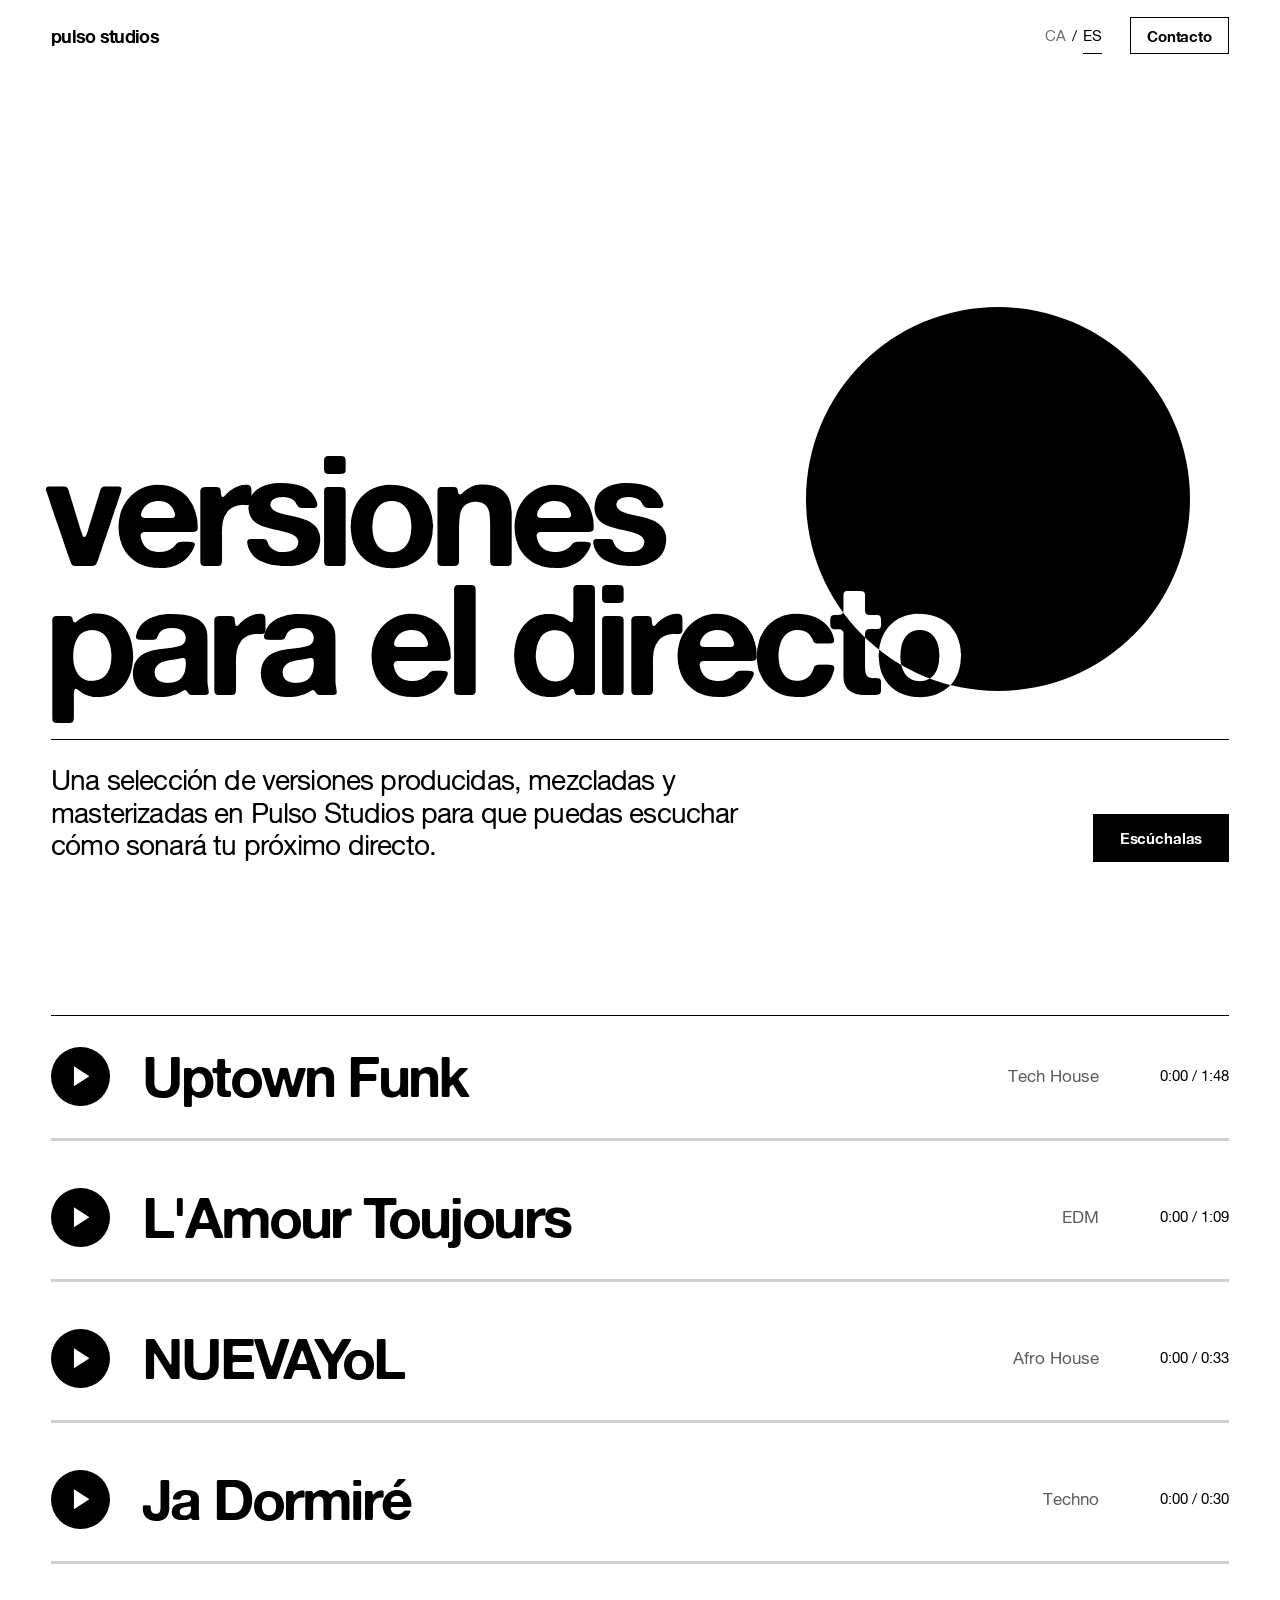
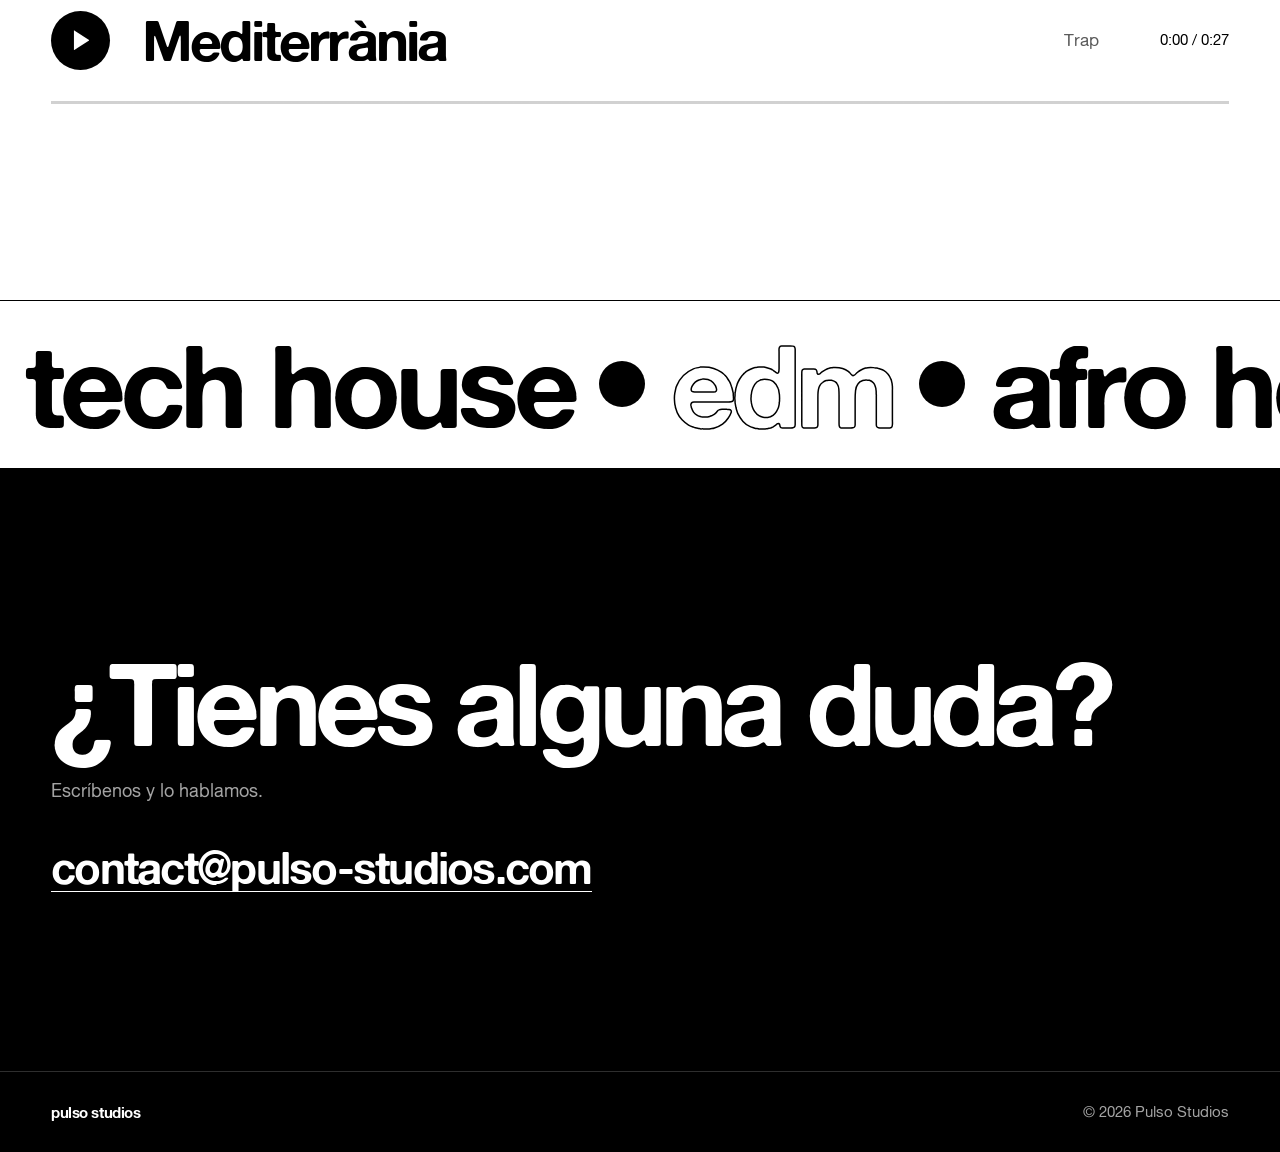
<file: versiones-para-el-directo/index.html>
<!DOCTYPE html>
<html lang="es">
<head>
  <meta charset="UTF-8" />
  <meta name="viewport" content="width=device-width, initial-scale=1.0" />
  <title>Pulso Studios — Versiones para el directo</title>

  <!-- Private page: keep it out of search engines. Do not add it to sitemap.xml or robots.txt. -->
  <meta name="robots" content="noindex, nofollow, noarchive, nosnippet, noimageindex" />
  <meta name="googlebot" content="noindex, nofollow, noarchive, nosnippet, noimageindex" />
  <meta name="referrer" content="no-referrer" />

  <!-- Link preview when the URL is shared by WhatsApp or email (not SEO) -->
  <meta property="og:site_name" content="Pulso Studios" />
  <meta property="og:title" content="Pulso Studios — Versiones para el directo" />
  <meta property="og:description" content="Una selección de versiones producidas, mezcladas y masterizadas en Pulso Studios." />
  <meta property="og:type" content="website" />
  <meta property="og:url" content="https://pulso-studios.com/versiones-para-el-directo/" />
  <meta property="og:image" content="https://pulso-studios.com/og-image.jpg" />
  <meta name="twitter:card" content="summary_large_image" />

  <meta name="theme-color" content="#ffffff" media="(prefers-color-scheme: light)" />
  <meta name="theme-color" content="#000000" media="(prefers-color-scheme: dark)" />
  <link rel="icon" href="/favicon.ico" sizes="48x48" />
  <link rel="icon" type="image/png" sizes="192x192" href="/favicon-192.png" />
  <link rel="apple-touch-icon" href="/apple-touch-icon.png" />

  <link rel="preload" href="/assets/fonts/AlteHaasGrotesk-Bold.woff2" as="font" type="font/woff2" crossorigin />
  <link rel="preload" href="/assets/fonts/AlteHaasGrotesk-Regular.woff2" as="font" type="font/woff2" crossorigin />
  <link rel="stylesheet" href="/assets/css/site.css?v=98eb5396" />
  <link rel="stylesheet" href="/assets/css/versions.css?v=77ac3e61" />
  <script>
    // ---- PASSWORD GATE: change it in _build/build.py (GATE) or right here ----
    window.PULSO_GATE = {"enabled": false, "password": "pulso2026"};
    (function () {
      var d = document.documentElement, ok = false;
      d.classList.add('js');
      try { ok = sessionStorage.getItem('psv_ok') === '1'; } catch (e) {}
      if (window.PULSO_GATE.enabled && !ok) d.classList.add('gated');
    })();
  </script>
</head>
<body style="--title-vw:12vw;--title-vw-m:13.2vw">

  <div id="gate">
    <h1 class="gate-title">Identifícate</h1>
    <form class="gate-form" id="gateForm" autocomplete="off" data-wrong="Contraseña incorrecta">
      <div class="field">
        <label for="gatePass">Contraseña</label>
        <input type="password" class="contact-field" id="gatePass" autocomplete="off" required />
      </div>
      <button type="submit" class="btn btn--solid contact-submit">Entrar</button>
      <p class="gate-error" id="gateError" role="alert"></p>
    </form>
  </div>

  <a class="skip-link" href="#tracks">Saltar al contenido</a>

  <header>
    <nav class="nav" aria-label="Principal">
      <a class="nav-brand" href="/es/">pulso studios</a>
      <ul class="nav-links">
        <li class="nav-lang" aria-label="Idioma">
          <a href="/versions-pel-directe/" lang="ca" hreflang="ca">CA</a><span aria-hidden="true">/</span><a href="/versiones-para-el-directo/" lang="es" hreflang="es" aria-current="true">ES</a>
        </li>
        <li><a class="nav-cta" href="#contact">Contacto</a></li>
      </ul>
    </nav>
  </header>

  <main>

    <section id="hero" class="v-hero">
      <div class="hero-mark">
        <div class="pulse" aria-hidden="true"><div class="pulse-scroll"><div class="pulse-ring"></div><div class="pulse-dot"></div></div></div>
        <h1 class="wordmark v-title" aria-label="Versiones para el directo">
          <span class="wordmark-line" aria-hidden="true"><span style="--i:0">v</span><span style="--i:1">e</span><span style="--i:2">r</span><span style="--i:3">s</span><span style="--i:4">i</span><span style="--i:5">o</span><span style="--i:6">n</span><span style="--i:7">e</span><span style="--i:8">s</span></span>
          <span class="wordmark-line" aria-hidden="true"><span style="--i:5">p</span><span style="--i:6">a</span><span style="--i:7">r</span><span style="--i:8">a</span><span class="sp" style="--i:9"></span><span style="--i:10">e</span><span style="--i:11">l</span><span class="sp" style="--i:12"></span><span style="--i:13">d</span><span style="--i:14">i</span><span style="--i:15">r</span><span style="--i:16">e</span><span style="--i:17">c</span><span style="--i:18">t</span><span style="--i:19">o</span></span>
        </h1>
      </div>
      <div class="hero-row">
        <p class="hero-sub">Una selección de versiones producidas, mezcladas y masterizadas en Pulso Studios para que puedas escuchar cómo sonará tu próximo directo.</p>
        <div class="hero-cta">
          <a class="btn btn--solid" href="#tracks">Escúchalas</a>
        </div>
      </div>
    </section>

    <section id="tracks" aria-labelledby="tracks-h">
      <div class="wrap">
        <h2 class="visually-hidden" id="tracks-h">Las versiones</h2>
        <ul class="tracks" data-play="Reproducir" data-pause="Pausar" data-error="No se ha podido cargar el audio. Vuelve a intentarlo.">
          <li class="track" data-duration="107.5" data-reveal style="--d:0">
            <button type="button" class="track-play" aria-label="Reproducir Uptown Funk"></button>
            <h3 class="track-title">Uptown Funk</h3>
            <p class="track-genre">Tech House</p>
            <p class="track-time"><span class="track-current">0:00</span><span class="track-sep"> / </span><span class="track-total">1:48</span></p>
            <input type="range" class="track-seek" min="0" max="100" step="0.1" value="0" aria-label="Posición de Uptown Funk" />
            <p class="track-error" role="alert"></p>
            <audio preload="none" src="/versions-pel-directe/audio/track-01.mp3"></audio>
          </li>
          <li class="track" data-duration="68.6" data-reveal style="--d:1">
            <button type="button" class="track-play" aria-label="Reproducir L'Amour Toujours"></button>
            <h3 class="track-title">L'Amour Toujours</h3>
            <p class="track-genre">EDM</p>
            <p class="track-time"><span class="track-current">0:00</span><span class="track-sep"> / </span><span class="track-total">1:09</span></p>
            <input type="range" class="track-seek" min="0" max="100" step="0.1" value="0" aria-label="Posición de L'Amour Toujours" />
            <p class="track-error" role="alert"></p>
            <audio preload="none" src="/versions-pel-directe/audio/track-02.mp3"></audio>
          </li>
          <li class="track" data-duration="33.2" data-reveal style="--d:2">
            <button type="button" class="track-play" aria-label="Reproducir NUEVAYoL"></button>
            <h3 class="track-title">NUEVAYoL</h3>
            <p class="track-genre">Afro House</p>
            <p class="track-time"><span class="track-current">0:00</span><span class="track-sep"> / </span><span class="track-total">0:33</span></p>
            <input type="range" class="track-seek" min="0" max="100" step="0.1" value="0" aria-label="Posición de NUEVAYoL" />
            <p class="track-error" role="alert"></p>
            <audio preload="none" src="/versions-pel-directe/audio/track-03.mp3"></audio>
          </li>
          <li class="track" data-duration="30.0" data-reveal style="--d:3">
            <button type="button" class="track-play" aria-label="Reproducir Ja Dormiré"></button>
            <h3 class="track-title">Ja Dormiré</h3>
            <p class="track-genre">Techno</p>
            <p class="track-time"><span class="track-current">0:00</span><span class="track-sep"> / </span><span class="track-total">0:30</span></p>
            <input type="range" class="track-seek" min="0" max="100" step="0.1" value="0" aria-label="Posición de Ja Dormiré" />
            <p class="track-error" role="alert"></p>
            <audio preload="none" src="/versions-pel-directe/audio/track-04.mp3"></audio>
          </li>
          <li class="track" data-duration="27.0" data-reveal style="--d:4">
            <button type="button" class="track-play" aria-label="Reproducir Mediterrània"></button>
            <h3 class="track-title">Mediterrània</h3>
            <p class="track-genre">Trap</p>
            <p class="track-time"><span class="track-current">0:00</span><span class="track-sep"> / </span><span class="track-total">0:27</span></p>
            <input type="range" class="track-seek" min="0" max="100" step="0.1" value="0" aria-label="Posición de Mediterrània" />
            <p class="track-error" role="alert"></p>
            <audio preload="none" src="/versions-pel-directe/audio/track-05.mp3"></audio>
          </li>
        </ul>
      </div>
    </section>

    <div class="marquee" aria-hidden="true">
      <div class="marquee-track">
        <div class="marquee-group"><span>tech house</span><i></i><span class="outline">edm</span><i></i><span>afro house</span><i></i><span class="outline">techno</span><i></i><span>trap</span><i></i></div>
        <div class="marquee-group"><span>tech house</span><i></i><span class="outline">edm</span><i></i><span>afro house</span><i></i><span class="outline">techno</span><i></i><span>trap</span><i></i></div>
      </div>
    </div>

    <section id="contact" class="invert v-contact" aria-labelledby="contact-h">
      <div class="wrap">
        <h2 class="h2 contact-heading" id="contact-h" data-reveal>¿Tienes alguna duda?</h2>
        <p class="v-contact-note" data-reveal style="--d:1">Escríbenos y lo hablamos.</p>
        <a class="link v-contact-mail" data-reveal style="--d:2" href="mailto:contact@pulso-studios.com">contact@pulso-studios.com</a>
      </div>
    </section>

  </main>

  <footer class="invert">
    <div class="wrap footer-inner">
      <a class="footer-brand" href="/es/" style="text-decoration:none">pulso studios</a>
      <span>&copy; <span id="year">2026</span> Pulso Studios</span>
    </div>
  </footer>

  <script src="/assets/js/site.js?v=f36ee759" defer></script>
  <script src="/assets/js/versions.js?v=45a85785" defer></script>
</body>
</html>
</file>
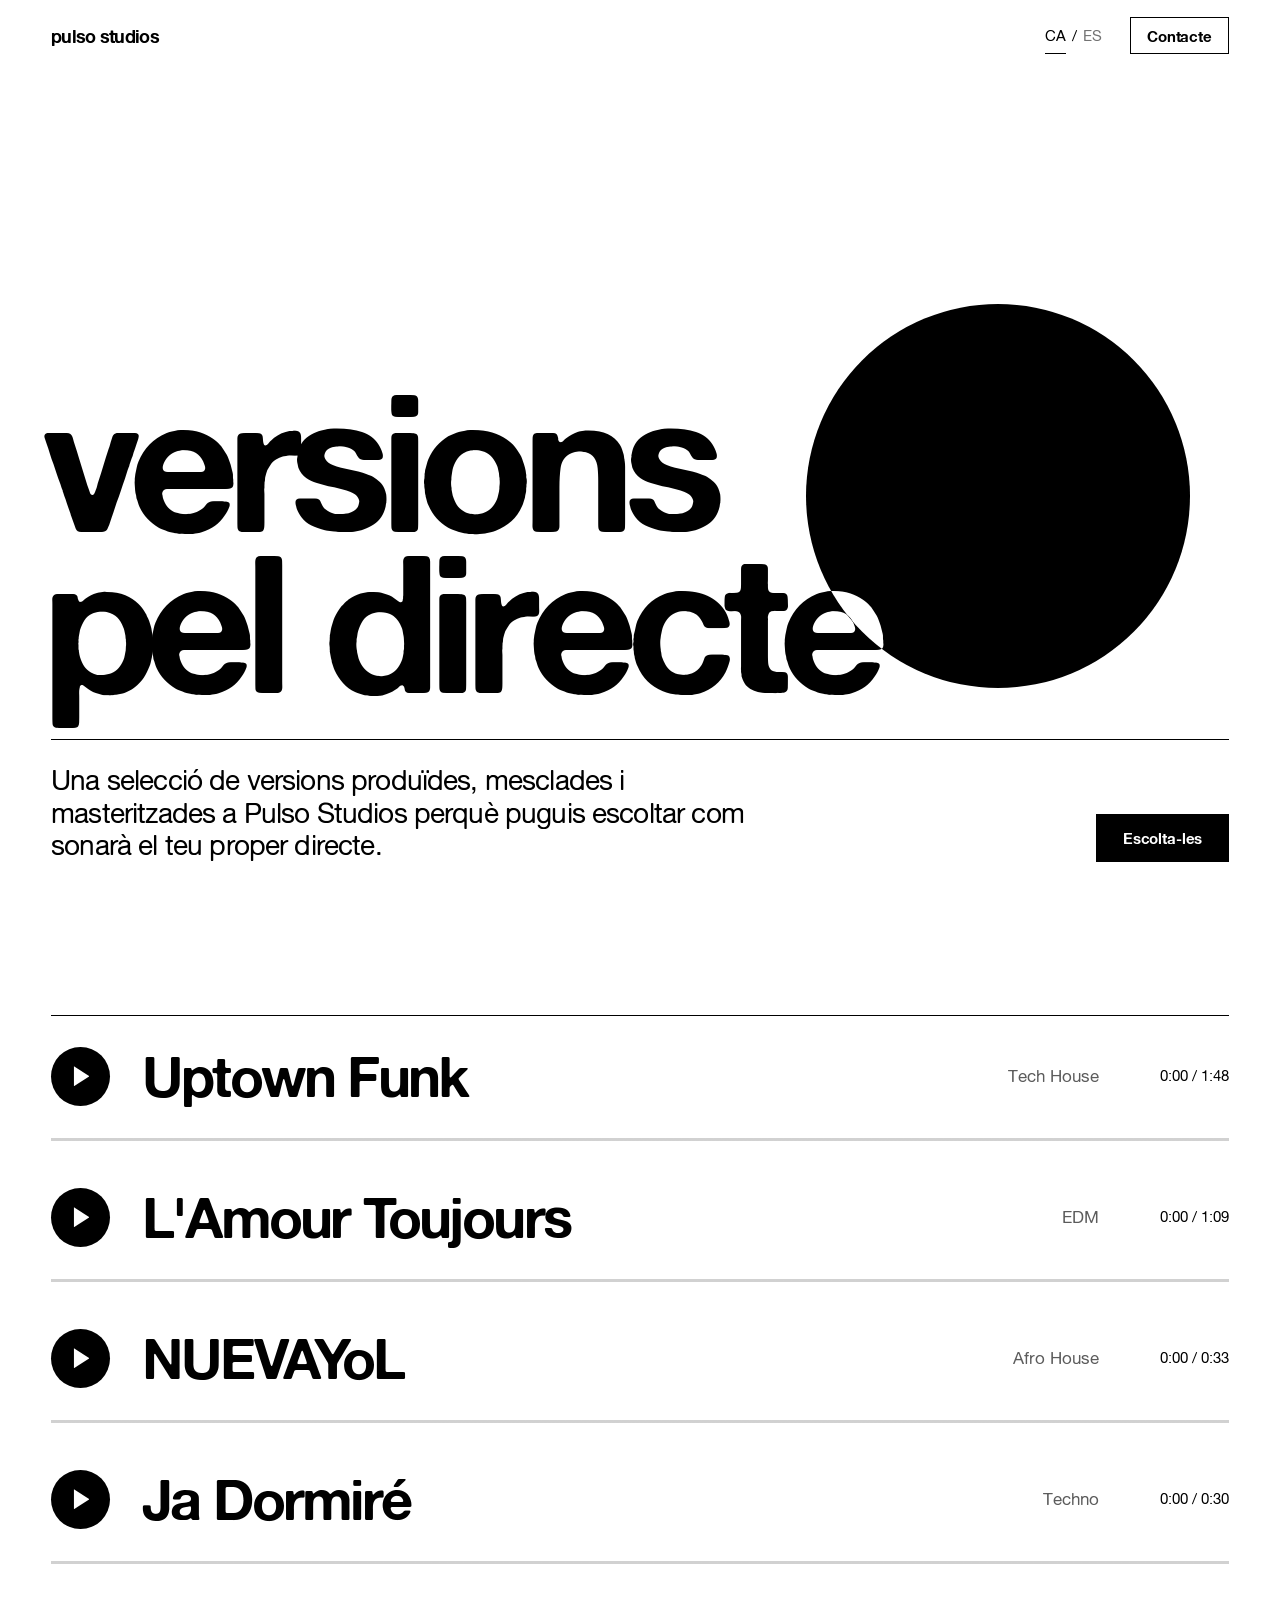
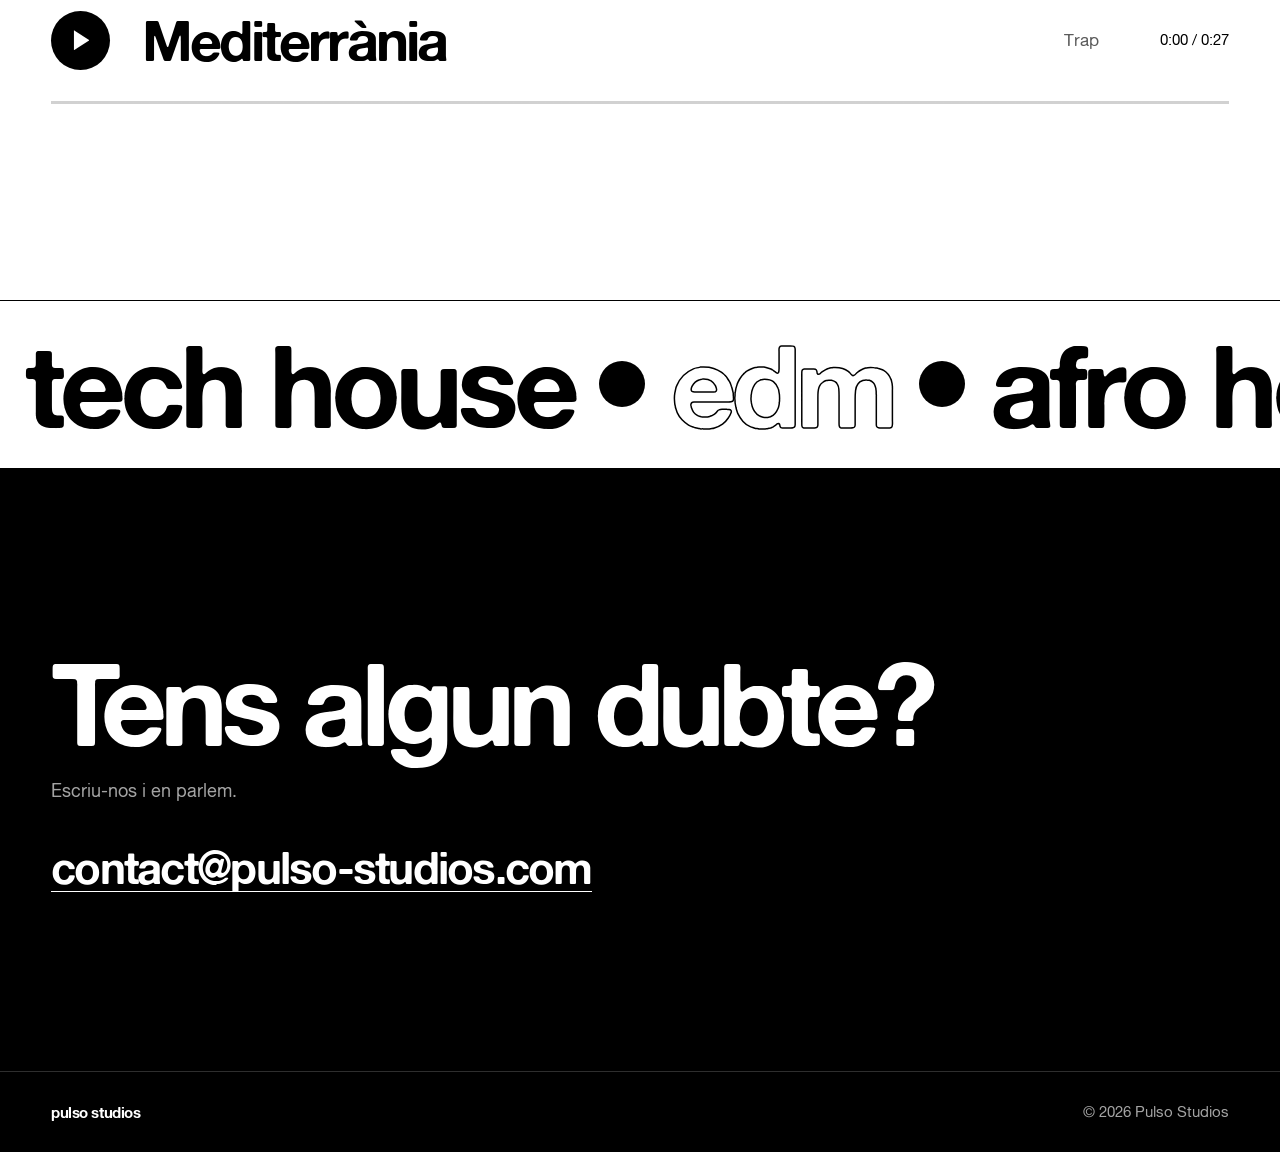
<file: versions-pel-directe/index.html>
<!DOCTYPE html>
<html lang="ca">
<head>
  <meta charset="UTF-8" />
  <meta name="viewport" content="width=device-width, initial-scale=1.0" />
  <title>Pulso Studios — Versions pel directe</title>

  <!-- Private page: keep it out of search engines. Do not add it to sitemap.xml or robots.txt. -->
  <meta name="robots" content="noindex, nofollow, noarchive, nosnippet, noimageindex" />
  <meta name="googlebot" content="noindex, nofollow, noarchive, nosnippet, noimageindex" />
  <meta name="referrer" content="no-referrer" />

  <!-- Link preview when the URL is shared by WhatsApp or email (not SEO) -->
  <meta property="og:site_name" content="Pulso Studios" />
  <meta property="og:title" content="Pulso Studios — Versions pel directe" />
  <meta property="og:description" content="Una selecció de versions produïdes, mesclades i masteritzades a Pulso Studios." />
  <meta property="og:type" content="website" />
  <meta property="og:url" content="https://pulso-studios.com/versions-pel-directe/" />
  <meta property="og:image" content="https://pulso-studios.com/og-image.jpg" />
  <meta name="twitter:card" content="summary_large_image" />

  <meta name="theme-color" content="#ffffff" media="(prefers-color-scheme: light)" />
  <meta name="theme-color" content="#000000" media="(prefers-color-scheme: dark)" />
  <link rel="icon" href="/favicon.ico" sizes="48x48" />
  <link rel="icon" type="image/png" sizes="192x192" href="/favicon-192.png" />
  <link rel="apple-touch-icon" href="/apple-touch-icon.png" />

  <link rel="preload" href="/assets/fonts/AlteHaasGrotesk-Bold.woff2" as="font" type="font/woff2" crossorigin />
  <link rel="preload" href="/assets/fonts/AlteHaasGrotesk-Regular.woff2" as="font" type="font/woff2" crossorigin />
  <link rel="stylesheet" href="/assets/css/site.css?v=98eb5396" />
  <link rel="stylesheet" href="/assets/css/versions.css?v=77ac3e61" />
  <script>
    // ---- PASSWORD GATE: change it in _build/build.py (GATE) or right here ----
    window.PULSO_GATE = {"enabled": false, "password": "pulso2026"};
    (function () {
      var d = document.documentElement, ok = false;
      d.classList.add('js');
      try { ok = sessionStorage.getItem('psv_ok') === '1'; } catch (e) {}
      if (window.PULSO_GATE.enabled && !ok) d.classList.add('gated');
    })();
  </script>
</head>
<body style="--title-vw:15vw;--title-vw-m:17vw">

  <div id="gate">
    <h1 class="gate-title">Identifica't</h1>
    <form class="gate-form" id="gateForm" autocomplete="off" data-wrong="Contrasenya incorrecta">
      <div class="field">
        <label for="gatePass">Contrasenya</label>
        <input type="password" class="contact-field" id="gatePass" autocomplete="off" required />
      </div>
      <button type="submit" class="btn btn--solid contact-submit">Entrar</button>
      <p class="gate-error" id="gateError" role="alert"></p>
    </form>
  </div>

  <a class="skip-link" href="#tracks">Salta al contingut</a>

  <header>
    <nav class="nav" aria-label="Principal">
      <a class="nav-brand" href="/">pulso studios</a>
      <ul class="nav-links">
        <li class="nav-lang" aria-label="Idioma">
          <a href="/versions-pel-directe/" lang="ca" hreflang="ca" aria-current="true">CA</a><span aria-hidden="true">/</span><a href="/versiones-para-el-directo/" lang="es" hreflang="es">ES</a>
        </li>
        <li><a class="nav-cta" href="#contact">Contacte</a></li>
      </ul>
    </nav>
  </header>

  <main>

    <section id="hero" class="v-hero">
      <div class="hero-mark">
        <div class="pulse" aria-hidden="true"><div class="pulse-scroll"><div class="pulse-ring"></div><div class="pulse-dot"></div></div></div>
        <h1 class="wordmark v-title" aria-label="Versions pel directe">
          <span class="wordmark-line" aria-hidden="true"><span style="--i:0">v</span><span style="--i:1">e</span><span style="--i:2">r</span><span style="--i:3">s</span><span style="--i:4">i</span><span style="--i:5">o</span><span style="--i:6">n</span><span style="--i:7">s</span></span>
          <span class="wordmark-line" aria-hidden="true"><span style="--i:4">p</span><span style="--i:5">e</span><span style="--i:6">l</span><span class="sp" style="--i:7"></span><span style="--i:8">d</span><span style="--i:9">i</span><span style="--i:10">r</span><span style="--i:11">e</span><span style="--i:12">c</span><span style="--i:13">t</span><span style="--i:14">e</span></span>
        </h1>
      </div>
      <div class="hero-row">
        <p class="hero-sub">Una selecció de versions produïdes, mesclades i masteritzades a Pulso Studios perquè puguis escoltar com sonarà el teu proper directe.</p>
        <div class="hero-cta">
          <a class="btn btn--solid" href="#tracks">Escolta-les</a>
        </div>
      </div>
    </section>

    <section id="tracks" aria-labelledby="tracks-h">
      <div class="wrap">
        <h2 class="visually-hidden" id="tracks-h">Les versions</h2>
        <ul class="tracks" data-play="Reprodueix" data-pause="Pausa" data-error="No s'ha pogut carregar l'àudio. Torna-ho a provar.">
          <li class="track" data-duration="107.5" data-reveal style="--d:0">
            <button type="button" class="track-play" aria-label="Reprodueix Uptown Funk"></button>
            <h3 class="track-title">Uptown Funk</h3>
            <p class="track-genre">Tech House</p>
            <p class="track-time"><span class="track-current">0:00</span><span class="track-sep"> / </span><span class="track-total">1:48</span></p>
            <input type="range" class="track-seek" min="0" max="100" step="0.1" value="0" aria-label="Posició de Uptown Funk" />
            <p class="track-error" role="alert"></p>
            <audio preload="none" src="/versions-pel-directe/audio/track-01.mp3"></audio>
          </li>
          <li class="track" data-duration="68.6" data-reveal style="--d:1">
            <button type="button" class="track-play" aria-label="Reprodueix L'Amour Toujours"></button>
            <h3 class="track-title">L'Amour Toujours</h3>
            <p class="track-genre">EDM</p>
            <p class="track-time"><span class="track-current">0:00</span><span class="track-sep"> / </span><span class="track-total">1:09</span></p>
            <input type="range" class="track-seek" min="0" max="100" step="0.1" value="0" aria-label="Posició de L'Amour Toujours" />
            <p class="track-error" role="alert"></p>
            <audio preload="none" src="/versions-pel-directe/audio/track-02.mp3"></audio>
          </li>
          <li class="track" data-duration="33.2" data-reveal style="--d:2">
            <button type="button" class="track-play" aria-label="Reprodueix NUEVAYoL"></button>
            <h3 class="track-title">NUEVAYoL</h3>
            <p class="track-genre">Afro House</p>
            <p class="track-time"><span class="track-current">0:00</span><span class="track-sep"> / </span><span class="track-total">0:33</span></p>
            <input type="range" class="track-seek" min="0" max="100" step="0.1" value="0" aria-label="Posició de NUEVAYoL" />
            <p class="track-error" role="alert"></p>
            <audio preload="none" src="/versions-pel-directe/audio/track-03.mp3"></audio>
          </li>
          <li class="track" data-duration="30.0" data-reveal style="--d:3">
            <button type="button" class="track-play" aria-label="Reprodueix Ja Dormiré"></button>
            <h3 class="track-title">Ja Dormiré</h3>
            <p class="track-genre">Techno</p>
            <p class="track-time"><span class="track-current">0:00</span><span class="track-sep"> / </span><span class="track-total">0:30</span></p>
            <input type="range" class="track-seek" min="0" max="100" step="0.1" value="0" aria-label="Posició de Ja Dormiré" />
            <p class="track-error" role="alert"></p>
            <audio preload="none" src="/versions-pel-directe/audio/track-04.mp3"></audio>
          </li>
          <li class="track" data-duration="27.0" data-reveal style="--d:4">
            <button type="button" class="track-play" aria-label="Reprodueix Mediterrània"></button>
            <h3 class="track-title">Mediterrània</h3>
            <p class="track-genre">Trap</p>
            <p class="track-time"><span class="track-current">0:00</span><span class="track-sep"> / </span><span class="track-total">0:27</span></p>
            <input type="range" class="track-seek" min="0" max="100" step="0.1" value="0" aria-label="Posició de Mediterrània" />
            <p class="track-error" role="alert"></p>
            <audio preload="none" src="/versions-pel-directe/audio/track-05.mp3"></audio>
          </li>
        </ul>
      </div>
    </section>

    <div class="marquee" aria-hidden="true">
      <div class="marquee-track">
        <div class="marquee-group"><span>tech house</span><i></i><span class="outline">edm</span><i></i><span>afro house</span><i></i><span class="outline">techno</span><i></i><span>trap</span><i></i></div>
        <div class="marquee-group"><span>tech house</span><i></i><span class="outline">edm</span><i></i><span>afro house</span><i></i><span class="outline">techno</span><i></i><span>trap</span><i></i></div>
      </div>
    </div>

    <section id="contact" class="invert v-contact" aria-labelledby="contact-h">
      <div class="wrap">
        <h2 class="h2 contact-heading" id="contact-h" data-reveal>Tens algun dubte?</h2>
        <p class="v-contact-note" data-reveal style="--d:1">Escriu-nos i en parlem.</p>
        <a class="link v-contact-mail" data-reveal style="--d:2" href="mailto:contact@pulso-studios.com">contact@pulso-studios.com</a>
      </div>
    </section>

  </main>

  <footer class="invert">
    <div class="wrap footer-inner">
      <a class="footer-brand" href="/" style="text-decoration:none">pulso studios</a>
      <span>&copy; <span id="year">2026</span> Pulso Studios</span>
    </div>
  </footer>

  <script src="/assets/js/site.js?v=f36ee759" defer></script>
  <script src="/assets/js/versions.js?v=45a85785" defer></script>
</body>
</html>
</file>
<file: assets/css/site.css>
/* Pulso Studios - site styles
   Brand: black / white, Alte Haas Grotesk, sharp corners (radius 0 everywhere).
   z-index scale: 1 content overlays · 50 nav · 100 skip link */

@font-face {
  font-family: 'AlteHaasGrotesk';
  src: url('../fonts/AlteHaasGrotesk-Regular.woff2') format('woff2');
  font-weight: 400;
  font-style: normal;
  font-display: swap;
}
@font-face {
  font-family: 'AlteHaasGrotesk';
  src: url('../fonts/AlteHaasGrotesk-Bold.woff2') format('woff2');
  font-weight: 700;
  font-style: normal;
  font-display: swap;
}

/* ── TOKENS ── */
:root {
  --c-ink: #000000;
  --c-paper: #ffffff;
  --bg: var(--c-paper);
  --fg: var(--c-ink);
  --font: 'AlteHaasGrotesk', 'Helvetica Neue', Helvetica, Arial, sans-serif;
  --gutter: clamp(1.25rem, 4vw, 4rem);
  --section-y: clamp(6rem, 14vw, 12rem);
  --nav-h: 4.5rem;
  --ease: cubic-bezier(0.16, 1, 0.3, 1);
  color-scheme: light dark;
}
@media (prefers-color-scheme: dark) {
  :root {
    --c-ink: #ffffff;
    --c-paper: #000000;
  }
}
.invert {
  --bg: var(--c-ink);
  --fg: var(--c-paper);
}
:root, .invert {
  --muted: #616161;
  --line: #d6d6d6;
  --muted: color-mix(in srgb, var(--fg) 64%, var(--bg));
  --line: color-mix(in srgb, var(--fg) 18%, var(--bg));
}

/* ── BASE ── */
*, *::before, *::after { margin: 0; padding: 0; box-sizing: border-box; }

html { -webkit-text-size-adjust: 100%; scroll-padding-top: var(--nav-h); }
@media (prefers-reduced-motion: no-preference) {
  html { scroll-behavior: smooth; }
}

body {
  background: var(--bg);
  color: var(--fg);
  font-family: var(--font);
  font-weight: 400;
  font-size: 1rem;
  line-height: 1.6;
  overflow-x: hidden;
  -webkit-font-smoothing: antialiased;
  -moz-osx-font-smoothing: grayscale;
  text-rendering: optimizeLegibility;
}

img { display: block; max-width: 100%; height: auto; }
a { color: inherit; }
button, input, textarea { font: inherit; color: inherit; }
::selection { background: var(--fg); color: var(--bg); }
:focus-visible { outline: 2px solid var(--fg); outline-offset: 4px; }

.skip-link {
  position: absolute; left: var(--gutter); top: -4rem; z-index: 100;
  background: var(--fg); color: var(--bg); padding: 0.75rem 1rem; text-decoration: none;
}
.skip-link:focus { top: 0.75rem; }

.visually-hidden { position: absolute; width: 1px; height: 1px; overflow: hidden; clip-path: inset(50%); white-space: nowrap; }

.wrap { width: 100%; max-width: 1600px; margin-inline: auto; padding-inline: var(--gutter); }

.h2 {
  font-weight: 700;
  font-size: clamp(2.25rem, 6vw, 5.5rem);
  letter-spacing: -0.045em;
  line-height: 0.95;
}

/* ── BUTTONS ── */
.btn {
  position: relative;
  display: inline-flex; align-items: center; justify-content: center;
  min-height: 3rem; padding: 0 1.6rem;
  border: 1px solid var(--fg);
  background: transparent; color: var(--fg);
  font-weight: 700; font-size: 0.9375rem; letter-spacing: -0.01em;
  text-decoration: none; white-space: nowrap; cursor: pointer;
  overflow: hidden; isolation: isolate;
  transition: color 0.45s var(--ease), transform 0.2s var(--ease);
}
.btn::before {
  content: ""; position: absolute; inset: 0; z-index: -1;
  background: var(--fg);
  transform: scaleY(0); transform-origin: 50% 100%;
  transition: transform 0.45s var(--ease);
}
.btn:hover, .btn:focus-visible { color: var(--bg); }
.btn:hover::before, .btn:focus-visible::before { transform: scaleY(1); }
.btn:active { transform: scale(0.98); }
.btn--solid { color: var(--bg); }
.btn--solid::before { transform: scaleY(1); transform-origin: 50% 0; }
.btn--solid:hover, .btn--solid:focus-visible { color: var(--fg); }
.btn--solid:hover::before, .btn--solid:focus-visible::before { transform: scaleY(0); }

.link {
  text-decoration: none;
  background: linear-gradient(currentColor, currentColor) 0 100% / 100% 1px no-repeat;
  transition: background-size 0.45s var(--ease);
}
.link:hover { background-size: 0 1px; background-position: 100% 100%; }

/* ── NAV (white + difference blend = black on white, white on black) ── */
.nav {
  position: fixed; inset: 0 0 auto 0; z-index: 50;
  height: var(--nav-h);
  display: flex; align-items: center; justify-content: space-between; gap: 1.5rem;
  padding-inline: var(--gutter);
  color: #fff; mix-blend-mode: difference;
  font-size: 0.9375rem; letter-spacing: -0.01em;
}
.nav a, .nav span { white-space: nowrap; }
.nav-brand { font-weight: 700; font-size: 1.125rem; letter-spacing: -0.04em; text-decoration: none; }
.nav-links { display: flex; align-items: center; gap: clamp(1rem, 2.2vw, 2.25rem); list-style: none; }
.nav-links a { text-decoration: none; position: relative; padding-block: 0.4rem; }
.nav-links a:not(.nav-cta)::after {
  content: ""; position: absolute; left: 0; right: 0; bottom: 0; height: 1px; background: currentColor;
  transform: scaleX(0); transform-origin: 100% 50%;
  transition: transform 0.45s var(--ease);
}
.nav-links a:not(.nav-cta):hover::after,
.nav-links a[aria-current="true"]::after { transform: scaleX(1); transform-origin: 0 50%; }
.nav-lang { display: flex; gap: 0.4rem; align-items: center; }
.nav-lang a { opacity: 0.55; transition: opacity 0.3s; }
.nav-lang a:hover, .nav-lang a[aria-current="true"] { opacity: 1; }
.nav-cta { border: 1px solid currentColor; padding: 0.55rem 1rem !important; font-weight: 700; transition: background 0.3s, color 0.3s; }
.nav-cta:hover { background: #fff; color: #000; }
@media (max-width: 767px) {
  .nav-links .nav-section { display: none; }
}

/* ── HERO ── */
#hero {
  position: relative;
  min-height: 100vh;
  min-height: 100dvh;
  display: grid; align-content: end;
  padding: calc(var(--nav-h) + 1rem) var(--gutter) clamp(1.5rem, 3vw, 2.75rem);
  overflow: hidden;
}
.hero-mark { position: relative; }
.wordmark {
  display: block;
  font-weight: 700;
  font-size: clamp(4rem, min(20vw, 31dvh), 21rem);
  letter-spacing: -0.065em;
  line-height: 0.84;
  margin-left: -0.05em;
  user-select: none;
}
.wordmark-line { display: block; overflow: hidden; padding-bottom: 0.2em; margin-bottom: -0.2em; }
.wordmark-line > span { display: inline-block; }

.hero-row {
  display: grid; grid-template-columns: 1fr auto; align-items: end; gap: 2rem;
  margin-top: clamp(1.5rem, 3vw, 2.5rem);
  padding-top: clamp(1rem, 2vw, 1.5rem);
  border-top: 1px solid var(--fg);
}
.hero-sub {
  display: block;
  font-weight: 400;
  font-size: clamp(1.1875rem, 2.2vw, 2.125rem);
  letter-spacing: -0.03em; line-height: 1.15;
  max-width: 30ch;
}
.hero-cta { display: flex; gap: 0.75rem; flex-wrap: wrap; }

/* The brand mark (black circle). White + difference blend so it inverts the wordmark beneath it. */
.pulse {
  position: absolute; z-index: 1;
  bottom: -3%; right: 5vw;
  width: min(40vw, 64dvh); aspect-ratio: 1;
  pointer-events: none; mix-blend-mode: difference;
  transform: translate3d(var(--px, 0px), var(--py, 0px), 0);
}
.pulse-dot, .pulse-ring { position: absolute; inset: 0; border-radius: 50%; }
.pulse-dot { background: #fff; }
.pulse-ring { border: 1px solid #fff; opacity: 0; }

@media (max-width: 767px) {
  .pulse { width: 84vw; right: -24vw; bottom: 40%; }
  .hero-row { grid-template-columns: 1fr; gap: 1.25rem; }
  .wordmark { font-size: clamp(4rem, 28.5vw, 11rem); }
}

/* ── ABOUT ── */
#about { padding-block: var(--section-y); }
.about-text {
  font-size: clamp(1.625rem, 3.6vw, 3.5rem);
  letter-spacing: -0.035em; line-height: 1.12;
  max-width: 24em;
  margin-left: auto;
}
@media (min-width: 1024px) { .about-text { width: 82%; } }

/* ── MARQUEE (the only one on the page) ── */
.marquee { overflow: hidden; border-block: 1px solid var(--fg); padding-block: clamp(1rem, 2vw, 1.75rem); }
.marquee-track { display: flex; width: max-content; }
.marquee-group { display: flex; align-items: center; flex-shrink: 0; }
.marquee-group span {
  font-weight: 700; font-size: clamp(3rem, 9vw, 8.5rem);
  letter-spacing: -0.05em; line-height: 1; white-space: nowrap;
  padding-inline: 0.22em;
}
.marquee-group .outline { color: transparent; -webkit-text-stroke: 1.5px var(--fg); }
.marquee-group i { display: block; width: clamp(1.25rem, 3.6vw, 3.4rem); aspect-ratio: 1; border-radius: 50%; background: var(--fg); flex-shrink: 0; }

/* ── SERVICES ── */
#services { padding-block: var(--section-y); scroll-margin-top: calc(1.5rem - var(--section-y)); }
#services .h2 { margin-bottom: clamp(2.5rem, 5vw, 4.5rem); }
.services-list { list-style: none; border-bottom: 1px solid var(--fg); }
.service {
  position: relative; isolation: isolate;
  display: grid; grid-template-columns: minmax(0, 1.7fr) minmax(0, 1fr) auto; align-items: center; gap: 1.5rem 3rem;
  padding: clamp(1.5rem, 3vw, 2.75rem) 0;
  border-top: 1px solid var(--fg);
  text-decoration: none;
  transition: color 0.5s var(--ease);
}
.service::before {
  content: ""; position: absolute; inset: 0; z-index: -1; background: var(--fg);
  transform: scaleY(0); transform-origin: 50% 100%;
  transition: transform 0.5s var(--ease);
}
.service-name, .service-desc { transition: transform 0.5s var(--ease), color 0.5s var(--ease); }
.service-name { font-weight: 700; font-size: clamp(2rem, 5.2vw, 5rem); letter-spacing: -0.05em; line-height: 1; }
.service-desc { color: var(--muted); max-width: 36ch; font-size: 1.0625rem; }
.service-go { font-weight: 700; font-size: 0.9375rem; padding-right: 1.5rem; opacity: 0; transform: translateX(-0.75rem); transition: opacity 0.4s var(--ease), transform 0.5s var(--ease); white-space: nowrap; }
@media (hover: hover) {
  .service:hover { color: var(--bg); }
  .service:hover .service-name, .service:hover .service-desc { transform: translateX(1.5rem); }
  .service:hover::before { transform: scaleY(1); }
  .service:hover .service-desc { color: var(--bg); }
  .service:hover .service-go { opacity: 1; transform: none; }
}
.service:focus-visible { color: var(--bg); outline-offset: -6px; outline-color: var(--bg); }
.service:focus-visible::before { transform: scaleY(1); }
.service:focus-visible .service-desc { color: var(--bg); }
.service:focus-visible .service-name, .service:focus-visible .service-desc { transform: translateX(1.5rem); }
.service:focus-visible .service-go { opacity: 1; transform: none; }
@media (max-width: 767px) {
  .service { grid-template-columns: 1fr; gap: 0.6rem; }
  .service-go { display: none; }
}

/* ── WORK ── */
#work { padding-bottom: var(--section-y); scroll-margin-top: 1.5rem; }
#work .h2 { margin-bottom: clamp(2.5rem, 5vw, 4.5rem); }
.projects { display: grid; grid-template-columns: repeat(12, minmax(0, 1fr)); column-gap: var(--gutter); row-gap: 4rem; align-items: start; }
.project:nth-child(1) { grid-column: 1 / span 7; }
.project:nth-child(2) { grid-column: 9 / span 4; margin-top: 30%; }
.project-media { position: relative; overflow: hidden; aspect-ratio: 1 / 1; background: var(--line); }
.project-media::after { content: ""; position: absolute; inset: 0; border: 1px solid var(--line); pointer-events: none; }
.project-media-inner { width: 100%; height: 100%; transition: transform 1.1s var(--ease); }
.project-img { width: 100%; height: 100%; object-fit: cover; }
.project { perspective: 1100px; }
.project-media { transform: rotateX(var(--rx, 0deg)) rotateY(var(--ry, 0deg)); will-change: transform; }
.project-info { display: grid; grid-template-columns: 1fr auto; gap: 0.25rem 1.5rem; margin-top: 1.1rem; }
.project-title { font-weight: 700; font-size: clamp(1.125rem, 1.6vw, 1.5rem); letter-spacing: -0.03em; line-height: 1.15; }
.project-artist { color: var(--muted); grid-column: 1; line-height: 1.4; }
.project-service { grid-column: 2; grid-row: 1; font-size: 0.875rem; white-space: nowrap; padding-top: 0.25em; }
@media (max-width: 767px) {
  .projects { grid-template-columns: 1fr; row-gap: 3rem; }
  .project:nth-child(1), .project:nth-child(2) { grid-column: 1; margin-top: 0; }
}

/* ── FAQ ── */
#faq { padding-bottom: var(--section-y); scroll-margin-top: 1.5rem; }
.faq-grid { display: grid; grid-template-columns: minmax(0, 5fr) minmax(0, 7fr); gap: 3rem var(--gutter); align-items: start; }
.faq-grid .h2 { position: sticky; top: calc(var(--nav-h) + 1.5rem); }
.faq-list { border-bottom: 1px solid var(--fg); }
.faq-item { border-top: 1px solid var(--fg); }
.faq-question { font-size: inherit; font-weight: inherit; }
.faq-trigger {
  width: 100%; display: grid; grid-template-columns: 1fr auto; align-items: center; gap: 1.5rem;
  padding: 1.6rem 0; background: none; border: 0; text-align: left; cursor: pointer;
  font-weight: 700; font-size: clamp(1.125rem, 1.7vw, 1.5rem); letter-spacing: -0.03em; line-height: 1.2;
}
.faq-icon { position: relative; width: 1.125rem; height: 1.125rem; flex-shrink: 0; }
.faq-icon::before, .faq-icon::after {
  content: ""; position: absolute; left: 0; right: 0; top: 50%; height: 2px; margin-top: -1px; background: currentColor;
  transition: transform 0.5s var(--ease);
}
.faq-icon::after { transform: rotate(90deg); }
.faq-trigger[aria-expanded="true"] .faq-icon::after { transform: rotate(0deg); }
.faq-trigger[aria-expanded="true"] .faq-icon::before { transform: rotate(180deg); }
.faq-panel { display: grid; grid-template-rows: 1fr; }
.faq-panel-inner { overflow: hidden; }
.faq-answer { color: var(--muted); max-width: 58ch; padding-bottom: 1.75rem; font-size: 1.0625rem; }
.js .faq-panel { grid-template-rows: 0fr; transition: grid-template-rows 0.55s var(--ease); }
.js .faq-panel .faq-panel-inner { visibility: hidden; transition: visibility 0s 0.55s; }
.js .faq-panel.is-open { grid-template-rows: 1fr; }
.js .faq-panel.is-open .faq-panel-inner { visibility: visible; transition-delay: 0s; }
@media (max-width: 767px) {
  .faq-grid { grid-template-columns: 1fr; gap: 2rem; }
  .faq-grid .h2 { position: static; }
}

/* ── CONTACT (single deliberate theme flip: closing block) ── */
#contact { scroll-margin-top: calc(1.5rem - var(--section-y)); background: var(--bg); color: var(--fg); padding-block: var(--section-y) calc(var(--section-y) * 0.6); }
.contact-grid { display: grid; grid-template-columns: minmax(0, 6fr) minmax(0, 5fr); gap: 4rem var(--gutter); align-items: start; }
.contact-heading { font-size: clamp(3rem, 9vw, 9rem); letter-spacing: -0.06em; line-height: 0.88; }
.contact-alt { margin-top: clamp(1.5rem, 3vw, 2.5rem); color: var(--muted); font-size: 1.0625rem; }
.contact-alt a { color: var(--fg); white-space: nowrap; }
.contact-form { display: grid; gap: 1.75rem; }
.field { display: grid; gap: 0.5rem; }
.field label { font-weight: 700; font-size: 0.9375rem; letter-spacing: -0.01em; }
.contact-field {
  width: 100%; border: 0; border-bottom: 1px solid var(--muted); border-radius: 0;
  padding: 0.6rem 0 0.85rem; background: transparent; outline: none;
  font-size: 1.125rem; letter-spacing: -0.01em;
  transition: border-color 0.3s ease;
}
.contact-field:hover { border-bottom-color: var(--fg); }
.contact-field:focus-visible { outline: none; border-bottom-color: var(--fg); box-shadow: 0 1px 0 0 var(--fg); }
textarea.contact-field { resize: vertical; min-height: 8rem; }
.contact-submit { justify-self: start; min-width: 10rem; }
.contact-status { min-height: 1.5em; color: var(--muted); font-size: 0.9375rem; }
@media (max-width: 899px) { .contact-grid { grid-template-columns: 1fr; gap: 3rem; } }

footer { background: var(--bg); color: var(--fg); }
.footer-inner {
  border-top: 1px solid var(--line);
  padding-block: 1.75rem;
  display: flex; flex-wrap: wrap; justify-content: space-between; gap: 0.75rem 2rem;
  font-size: 0.9375rem; color: var(--muted);
}
.footer-brand { font-weight: 700; color: var(--fg); letter-spacing: -0.03em; }

/* ── 404 ── */
.notfound { min-height: 100dvh; display: grid; align-content: center; justify-items: start; gap: 2rem; padding: var(--gutter); }

/* ══ MOTION ══ everything below is gated behind no-preference ══ */
@media (prefers-reduced-motion: no-preference) {

  /* Hero intro: letters rise out of a mask, then the row fades up (hierarchy: brand first, message second) */
  .wordmark-line > span {
    transform: translateY(115%);
    animation: rise 1.1s var(--ease) forwards;
    animation-delay: calc(0.15s + var(--i) * 0.045s);
  }
  .hero-row { opacity: 0; transform: translateY(1.5rem); animation: fade-up 1s var(--ease) 0.85s forwards; }
  .nav { opacity: 0; animation: fade-in 0.8s ease 1s forwards; }

  /* The pulse: grows in, then beats like a kick (lub-dub, rest). It is the brand name, literally. */
  .pulse-dot { transform: scale(0); animation: pop 1.3s var(--ease) 0.35s forwards, beat 2s ease-in-out 1.7s infinite; }
  .pulse-ring { animation: ring 2s ease-out 1.7s infinite; }
  .pulse { transition: transform 0.9s var(--ease); }

  @keyframes rise { to { transform: translateY(0); } }
  @keyframes fade-up { to { opacity: 1; transform: none; } }
  @keyframes fade-in { to { opacity: 1; } }
  @keyframes pop { to { transform: scale(1); } }
  @keyframes beat {
    0%, 30%, 100% { transform: scale(1); }
    7% { transform: scale(1.05); }
    14% { transform: scale(1); }
    21% { transform: scale(1.028); }
  }
  @keyframes ring {
    0% { transform: scale(1); opacity: 0; }
    7% { transform: scale(1.03); opacity: 0.9; }
    60%, 100% { transform: scale(1.32); opacity: 0; }
  }

  .marquee-track { animation: marquee 32s linear infinite; }
  @keyframes marquee { to { transform: translateX(-50%); } }

  /* Scroll reveals (JS adds .is-in through IntersectionObserver; without JS nothing is hidden) */
  .js [data-reveal] {
    opacity: 0; transform: translateY(2rem);
    transition: opacity 1s var(--ease), transform 1s var(--ease);
    transition-delay: calc(var(--d, 0) * 90ms);
  }
  .js [data-reveal].is-in { opacity: 1; transform: none; }

  .project-media { transition: transform 0.45s var(--ease); }
  .js [data-wipe] .project-media { clip-path: inset(100% 0 0 0); transition: clip-path 1.3s var(--ease), transform 0.45s var(--ease); }
  .js [data-wipe] .project-media-inner { transform: scale(1.18); }
  .js [data-wipe].is-in .project-media { clip-path: inset(0 0 0 0); }
  .js [data-wipe].is-in .project-media-inner { transform: scale(1); }

  /* About: words light up as the text is read. Fallback = staggered fade once in view. */
  .js .about-text .w { opacity: 0.16; transition: opacity 0.7s ease; transition-delay: calc(var(--w) * 22ms); }
  .js .about-text.is-in .w { opacity: 1; }

  /* Progressive enhancement: tie it to the scrollbar where scroll-driven animations exist */
  @supports (animation-timeline: view()) {
    .js .about-text .w {
      transition: none; opacity: 0.16;
      animation: word-on linear both;
      animation-timeline: view();
      animation-range: entry 35% entry 110%;
    }
    @keyframes word-on { to { opacity: 1; } }

    /* The two covers drift at slightly different speeds while scrolling (desktop only, no rotation) */
    @media (min-width: 768px) {
      .project:nth-child(1) { animation: drift-a linear both; animation-timeline: view(); animation-range: entry 0% exit 100%; }
      .project:nth-child(2) { animation: drift-b linear both; animation-timeline: view(); animation-range: entry 0% exit 100%; }
    }
    @keyframes drift-a { from { transform: translateY(1.75rem); } to { transform: translateY(-1.75rem); } }
    @keyframes drift-b { from { transform: translateY(-2.5rem); } to { transform: translateY(2.5rem); } }

    .wordmark {
      animation: wordmark-out linear both;
      animation-timeline: scroll(root);
      animation-range: 0 90vh;
    }
    @keyframes wordmark-out { to { transform: translateY(-12%); } }
    .pulse-scroll {
      position: absolute; inset: 0;
      animation: pulse-out linear both;
      animation-timeline: scroll(root);
      animation-range: 0 100vh;
    }
    @keyframes pulse-out { to { transform: translateY(38%) scale(0.55); } }
  }
}
.pulse-scroll { position: absolute; inset: 0; }
</file>
<file: assets/css/versions.css>
/* Pulso Studios - private showcase pages (versions pel directe / versiones para el directo)
   Loaded after site.css: reuses its tokens, nav, buttons, marquee, pulse and reveal system. */

/* ── GATE (optional password screen, switched on per page) ── */
#gate { display: none; }
.gated #gate {
  position: fixed; inset: 0; z-index: 90;
  display: grid; align-content: center; justify-items: start; gap: 2rem;
  padding: var(--gutter);
  background: var(--bg);
}
.gated main, .gated footer, .gated header { display: none; }
.gate-title { font-weight: 700; font-size: clamp(2.5rem, 8vw, 6rem); letter-spacing: -0.055em; line-height: 0.92; }
.gate-form { display: grid; gap: 1.5rem; width: 100%; max-width: 24rem; }
.gate-error { min-height: 1.5em; font-size: 0.9375rem; font-weight: 700; }

/* ── HERO ── */
.v-hero {
  position: relative;
  min-height: 86vh;
  min-height: 86dvh;
  display: grid; align-content: end;
  padding: calc(var(--nav-h) + 1rem) var(--gutter) clamp(1.5rem, 3vw, 2.75rem);
  overflow: hidden;
}
.v-title { font-size: clamp(3rem, min(var(--title-vw, 15vw), 25dvh), 18rem); }
.v-title .wordmark-line > span.sp { width: 0.22em; }
.v-hero .pulse { width: min(30vw, 50dvh); right: 3vw; bottom: 4%; }
.v-hero .hero-sub { max-width: 44ch; }
@media (max-width: 767px) {
  .v-hero { min-height: 80dvh; }
  .v-title { font-size: clamp(2.5rem, var(--title-vw-m, 17vw), 9rem); }
  .v-hero .pulse { width: 62vw; right: -18vw; bottom: 46%; }
}

/* ── TRACKS ── */
#tracks { --tracks-top: clamp(4rem, 9vw, 8rem); padding-block: var(--tracks-top) var(--section-y); scroll-margin-top: calc(1.5rem - var(--tracks-top)); }
.tracks { list-style: none; border-top: 1px solid var(--fg); }
.track {
  display: grid;
  grid-template-columns: auto minmax(0, 1fr) auto auto;
  align-items: center; column-gap: clamp(1rem, 2.5vw, 2.5rem);
  padding-top: clamp(1.25rem, 2.4vw, 2.25rem);
}
.track-title {
  font-weight: 700; font-size: clamp(1.625rem, 4.4vw, 4.25rem);
  letter-spacing: -0.05em; line-height: 1;
  transition: transform 0.5s var(--ease);
}
.track-genre { color: var(--muted); font-size: 1.0625rem; white-space: nowrap; }
.track-time { font-size: 0.9375rem; font-variant-numeric: tabular-nums; white-space: nowrap; min-width: 6.5em; text-align: right; }
.track-error { grid-column: 2 / -1; font-size: 0.9375rem; font-weight: 700; padding-top: 0.5rem; }
.track-error:empty { display: none; }

/* Play button: the brand circle */
.track-play {
  position: relative;
  width: clamp(3rem, 4.6vw, 4.25rem); aspect-ratio: 1; flex-shrink: 0;
  border: 0; border-radius: 50%; background: var(--fg); color: var(--bg);
  cursor: pointer;
  transition: transform 0.45s var(--ease);
}
.track-play::before {                     /* play triangle / pause bars, drawn with CSS only */
  content: ""; position: absolute; inset: 0; margin: auto;
  width: 30%; height: 34%;
  background: currentColor;
  clip-path: polygon(12% 0, 100% 50%, 12% 100%);
  transition: clip-path 0.3s var(--ease);
}
.track.is-playing .track-play::before {
  clip-path: polygon(0 0, 36% 0, 36% 100%, 0 100%, 0 0, 64% 0, 100% 0, 100% 100%, 64% 100%, 64% 0);
}
.track-play::after {                      /* ring that beats while the track plays */
  content: ""; position: absolute; inset: 0; border-radius: 50%;
  border: 1px solid var(--fg); opacity: 0; pointer-events: none;
}
.track-play:active { transform: scale(0.94); }
@media (hover: hover) {
  .track:hover .track-play { transform: scale(1.08); }
  .track:hover .track-play:active { transform: scale(0.98); }
  .track:hover .track-title { transform: translateX(0.75rem); }
}
.track.is-playing .track-title { transform: translateX(0.75rem); }
.track.is-loading .track-play { opacity: 0.55; }

/* Seek bar: a native range input, so it works with keyboard and screen readers */
.track-seek {
  grid-column: 1 / -1;
  -webkit-appearance: none; appearance: none;
  width: 100%; height: 2.25rem; margin-top: clamp(0.5rem, 1.2vw, 1rem);
  background: transparent; cursor: pointer;
  --p: 0%;
}
.track-seek::-webkit-slider-runnable-track {
  height: 3px;
  background: linear-gradient(to right, var(--fg) var(--p), var(--line) var(--p));
}
.track-seek::-moz-range-track { height: 3px; background: var(--line); }
.track-seek::-moz-range-progress { height: 3px; background: var(--fg); }
.track-seek::-webkit-slider-thumb {
  -webkit-appearance: none; appearance: none;
  width: 14px; height: 14px; margin-top: -5.5px; border-radius: 50%;
  background: var(--fg); border: 0;
  transform: scale(0); transition: transform 0.3s var(--ease);
}
.track-seek::-moz-range-thumb {
  width: 14px; height: 14px; border-radius: 50%; background: var(--fg); border: 0;
  transform: scale(0); transition: transform 0.3s var(--ease);
}
.track:hover .track-seek::-webkit-slider-thumb,
.track.is-playing .track-seek::-webkit-slider-thumb,
.track-seek:focus-visible::-webkit-slider-thumb { transform: scale(1); }
.track:hover .track-seek::-moz-range-thumb,
.track.is-playing .track-seek::-moz-range-thumb,
.track-seek:focus-visible::-moz-range-thumb { transform: scale(1); }
.track-seek:focus-visible { outline-offset: 0; }

@media (max-width: 767px) {
  .track { grid-template-columns: auto minmax(0, 1fr) auto; row-gap: 0.15rem; }
  .track-play { grid-row: 1 / span 2; }
  .track-title { grid-column: 2; grid-row: 1; }
  .track-genre { grid-column: 2; grid-row: 2; font-size: 1rem; }
  .track-time { grid-column: 3; grid-row: 1 / span 2; min-width: 0; }
  .track-time .track-current, .track-time .track-sep { display: none; }
  .track.is-playing .track-current, .track.has-progress .track-current { display: inline; }
  .track.is-playing .track-total, .track.has-progress .track-total { display: none; }
}

/* ── CONTACT ── */
#contact.v-contact { padding-block: var(--section-y); }
.v-contact .contact-heading { line-height: 0.95; }
.v-contact-mail {
  display: inline-block; margin-top: clamp(1.5rem, 3vw, 2.5rem);
  font-weight: 700; font-size: clamp(1.25rem, 3.4vw, 3.25rem); letter-spacing: -0.04em; line-height: 1.1;
  overflow-wrap: anywhere;
}
.v-contact-note { margin-top: 1.25rem; color: var(--muted); font-size: 1.125rem; }

/* ── MOTION ── */
@media (prefers-reduced-motion: no-preference) {
  .track.is-playing .track-play::after { animation: ring 2s ease-out infinite; }
  .track.is-playing .track-play { animation: beat 2s ease-in-out infinite; }
  .track.is-loading .track-play { animation: loading 0.9s ease-in-out infinite alternate; }
  @keyframes loading { to { opacity: 0.3; } }
}
</file>
